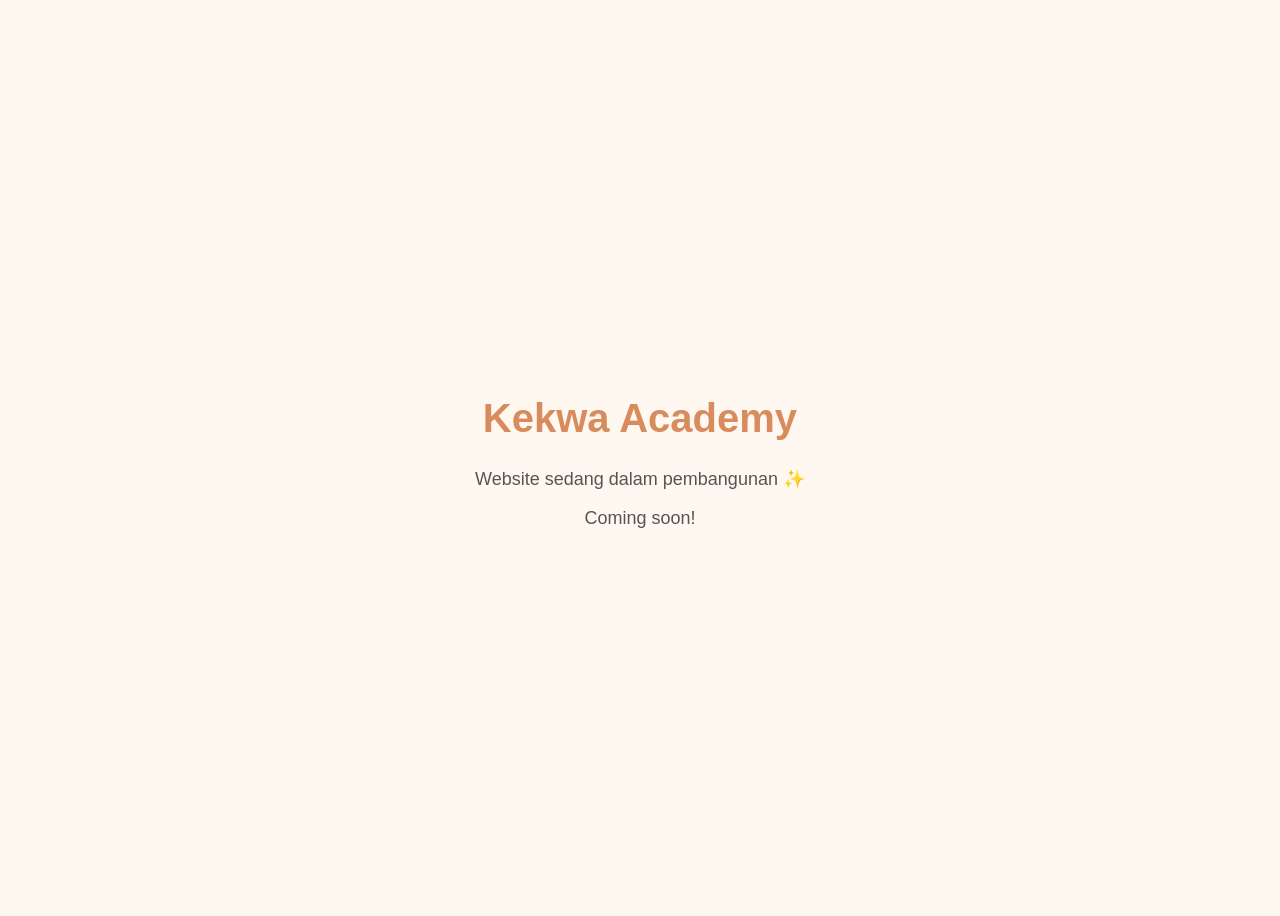
<file: index.html>
<!DOCTYPE html>
<html>
<head>
    <title>Kekwa Academy</title>
    <style>
        body {
            font-family: Arial, sans-serif;
            height: 100vh;
            display: flex;
            justify-content: center;
            align-items: center;
            text-align: center;
            background: #fff8f0;
        }

        h1 {
            font-size: 40px;
            color: #d88b5c;
        }

        p {
            font-size: 18px;
            color: #555;
        }
    </style>
</head>

<body>
    <div>
        <h1>Kekwa Academy</h1>
        <p>Website sedang dalam pembangunan ✨</p>
        <p>Coming soon!</p>
    </div>
</body>
</html>
</file>
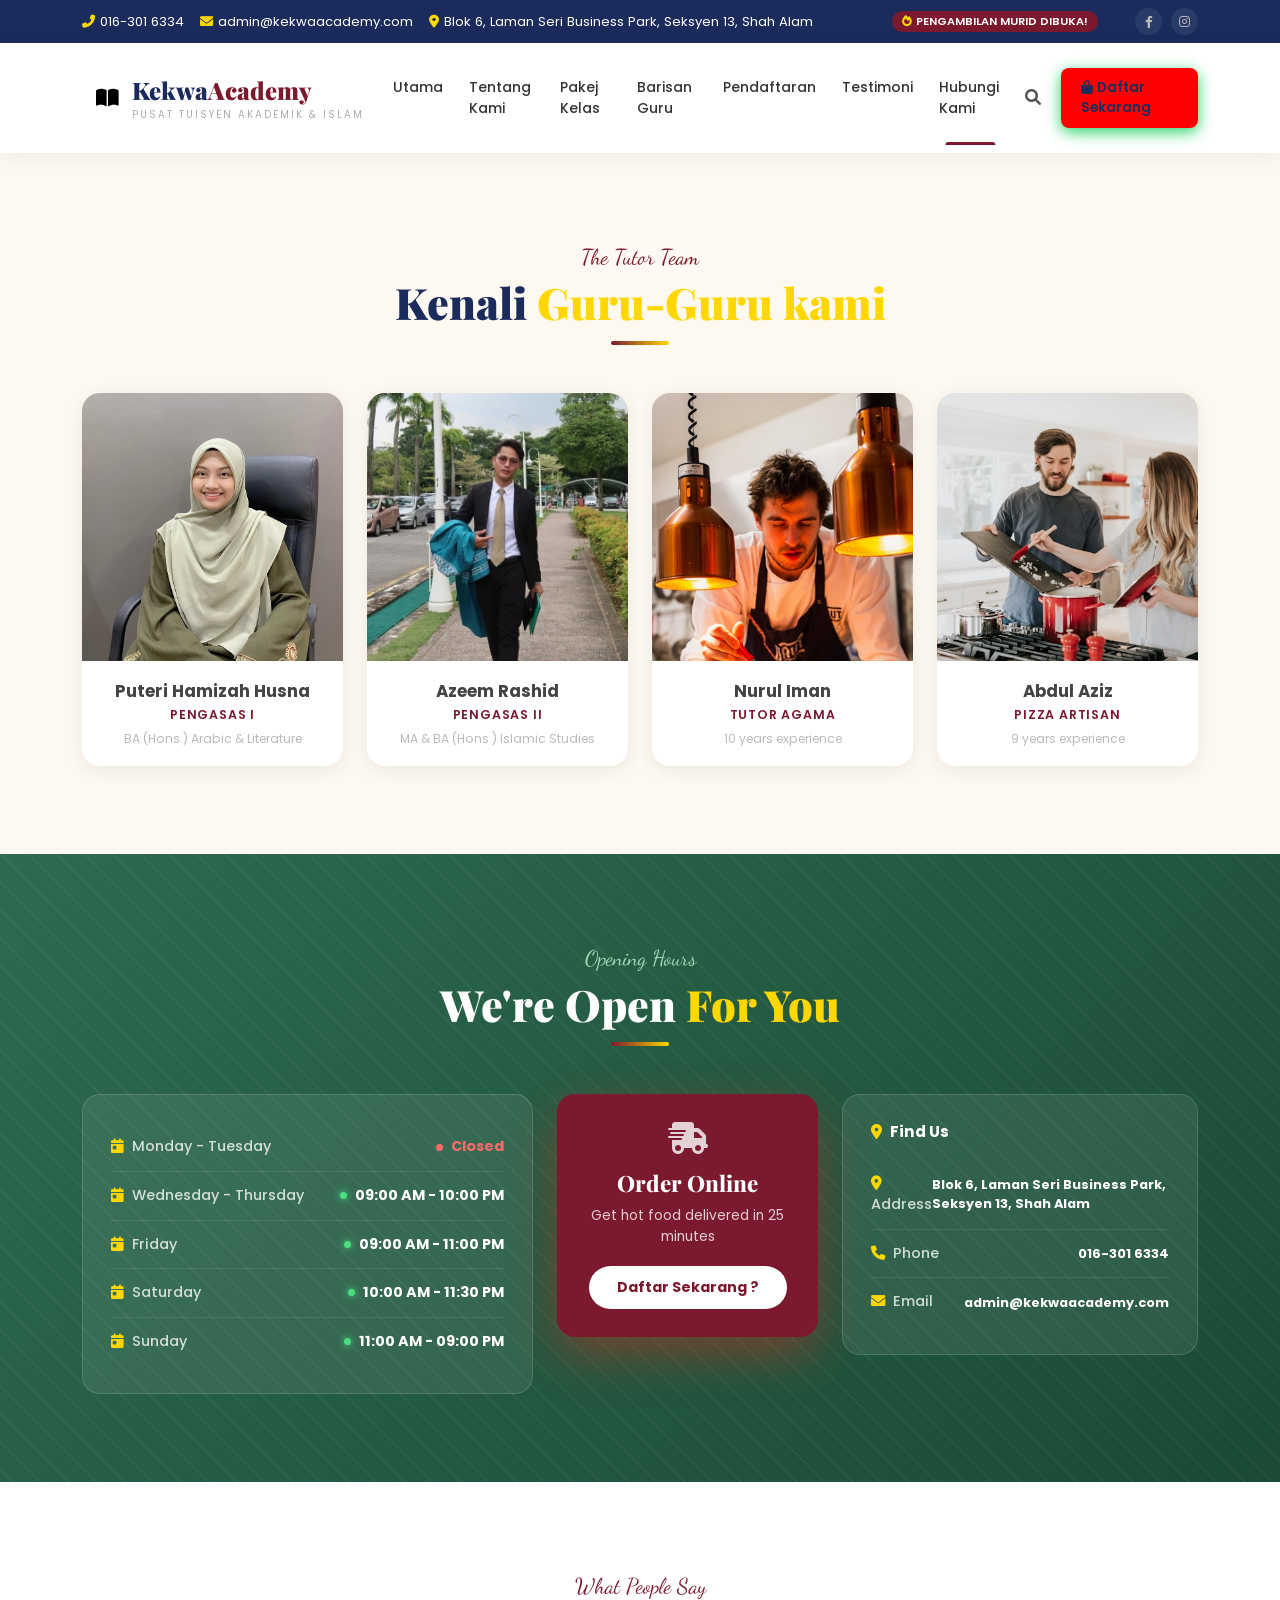
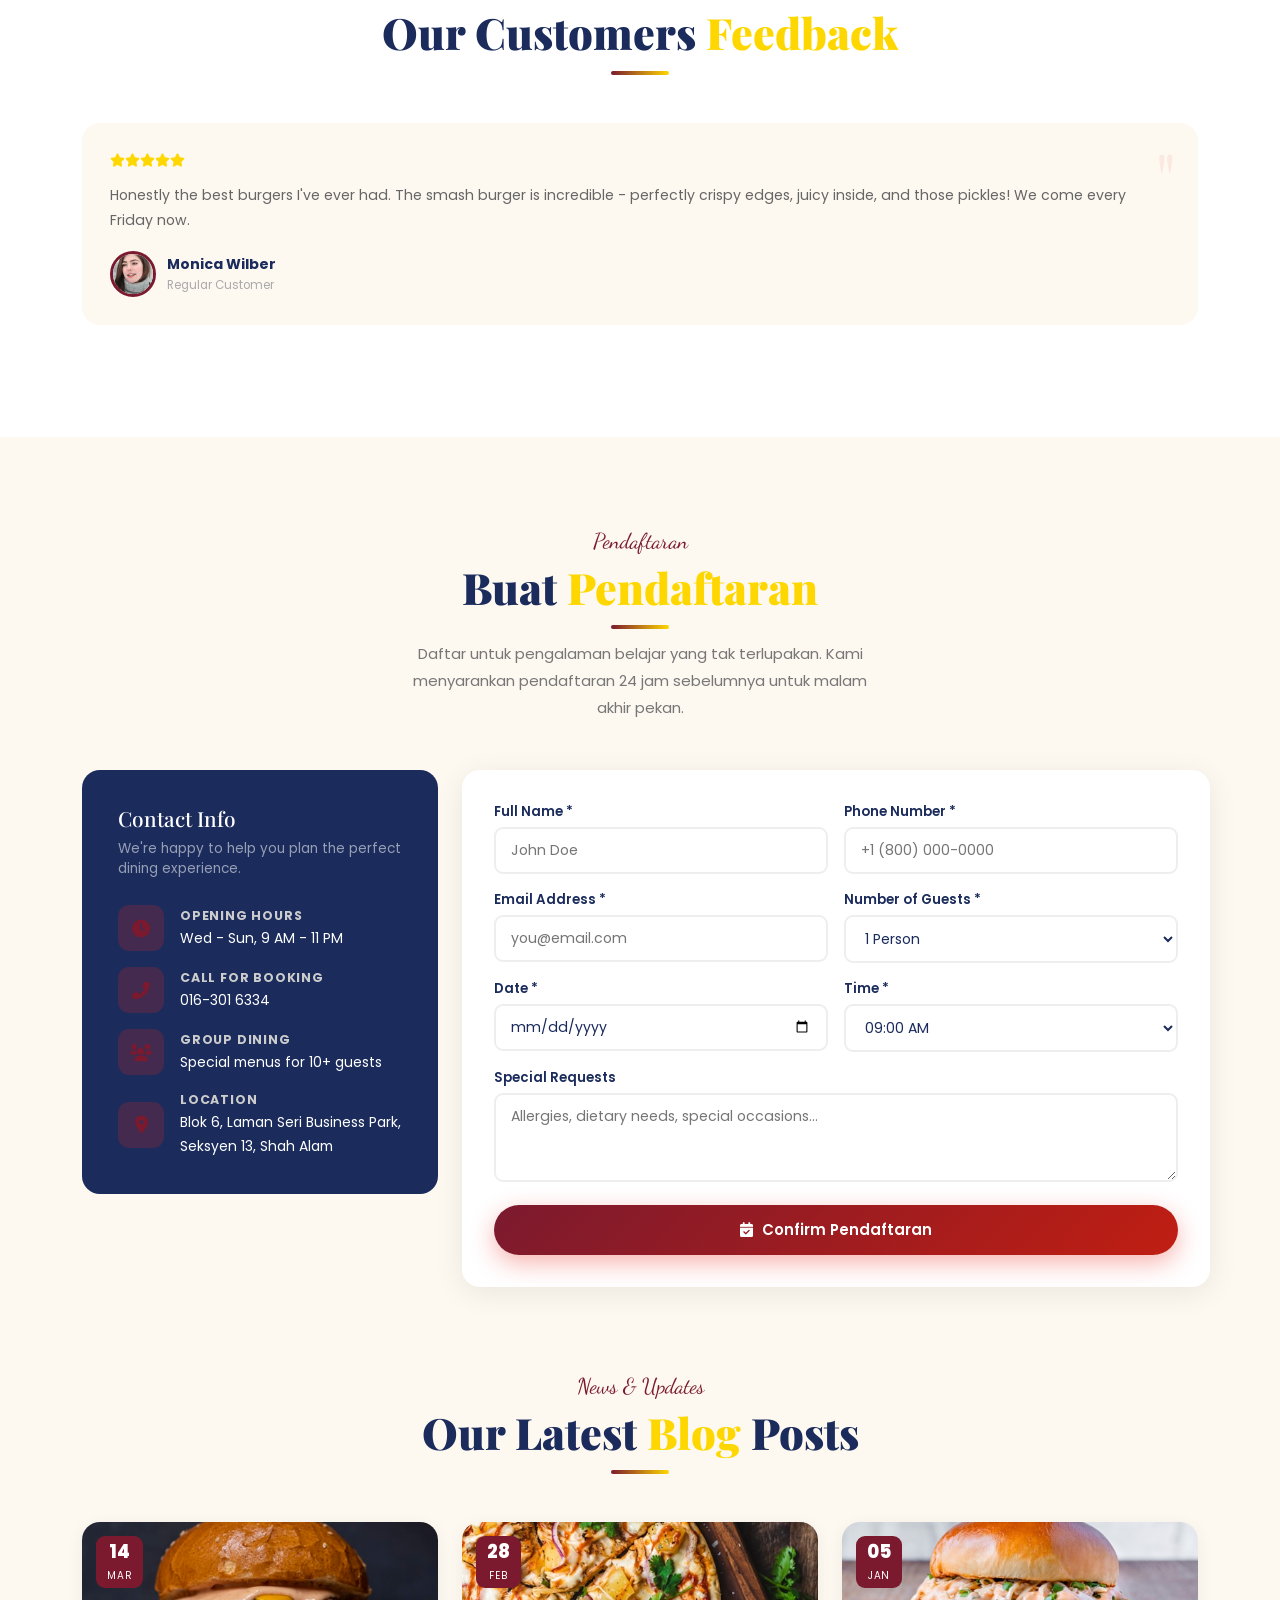
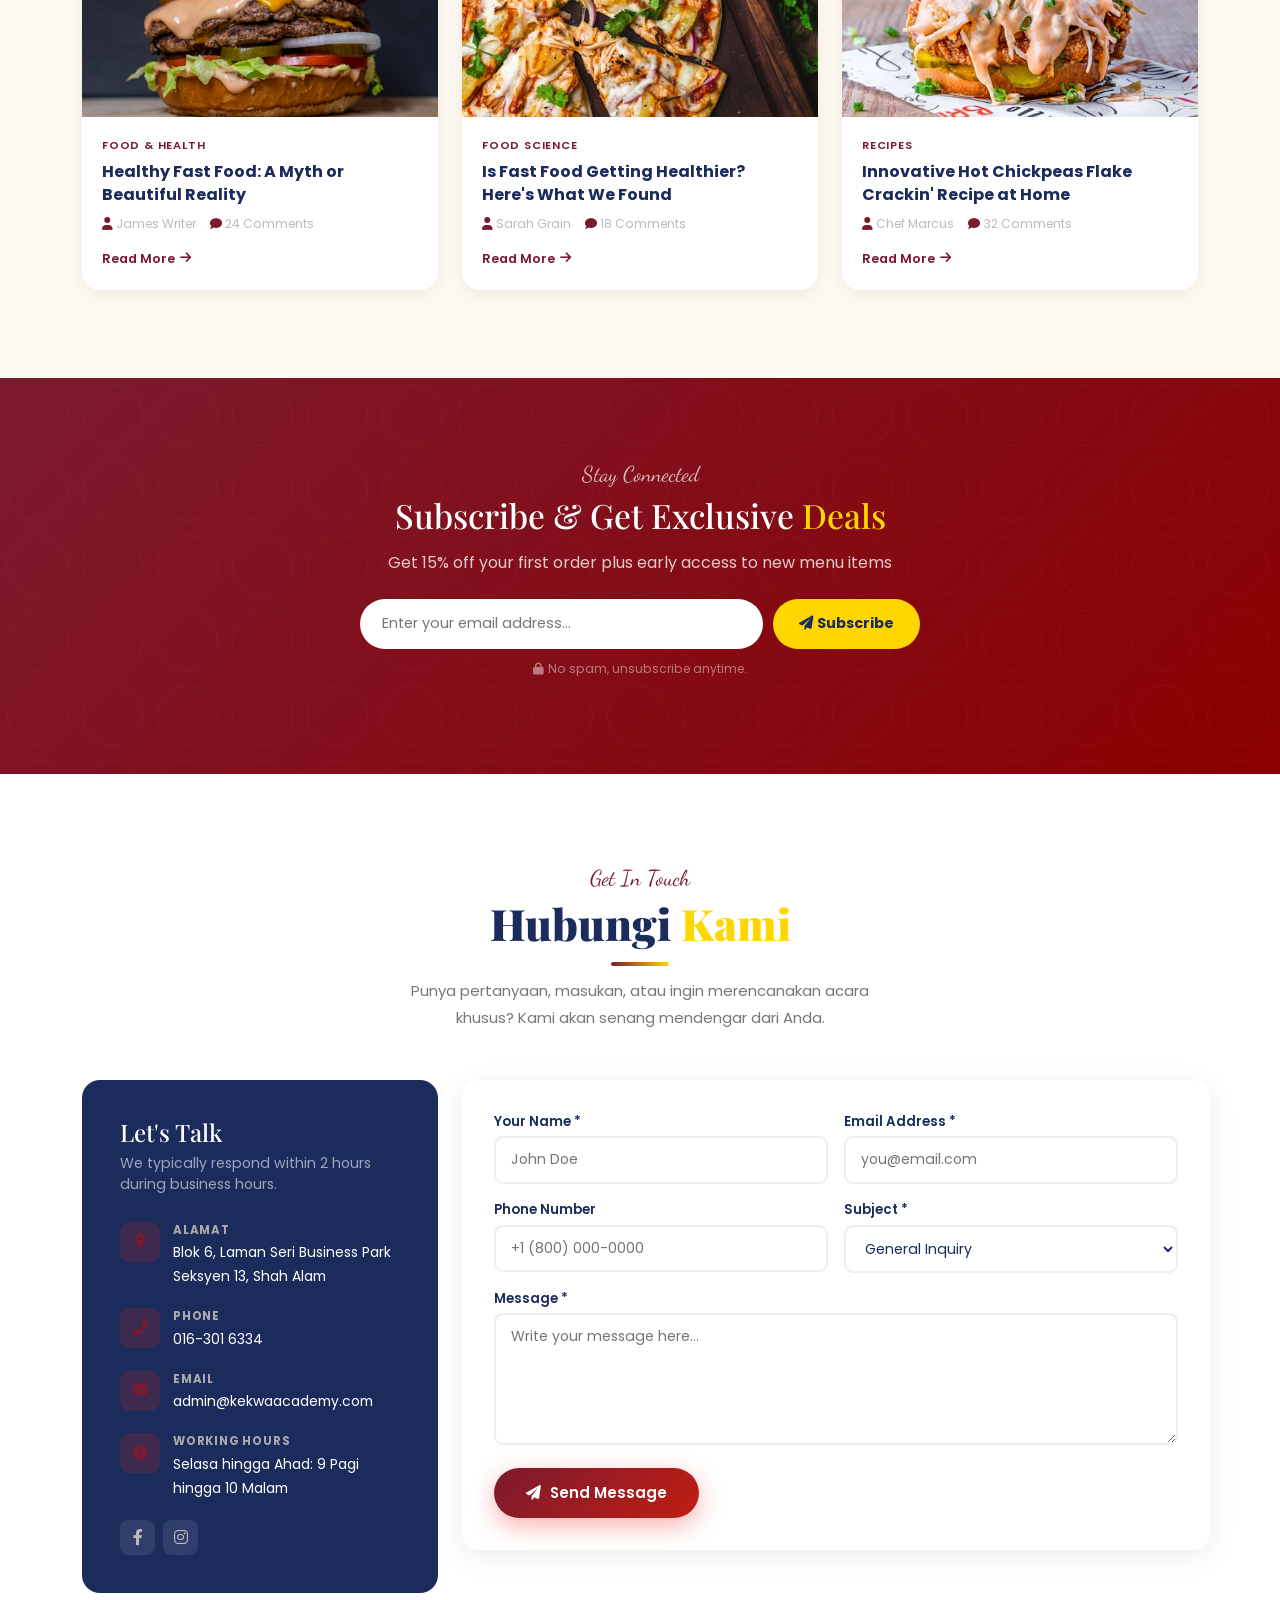
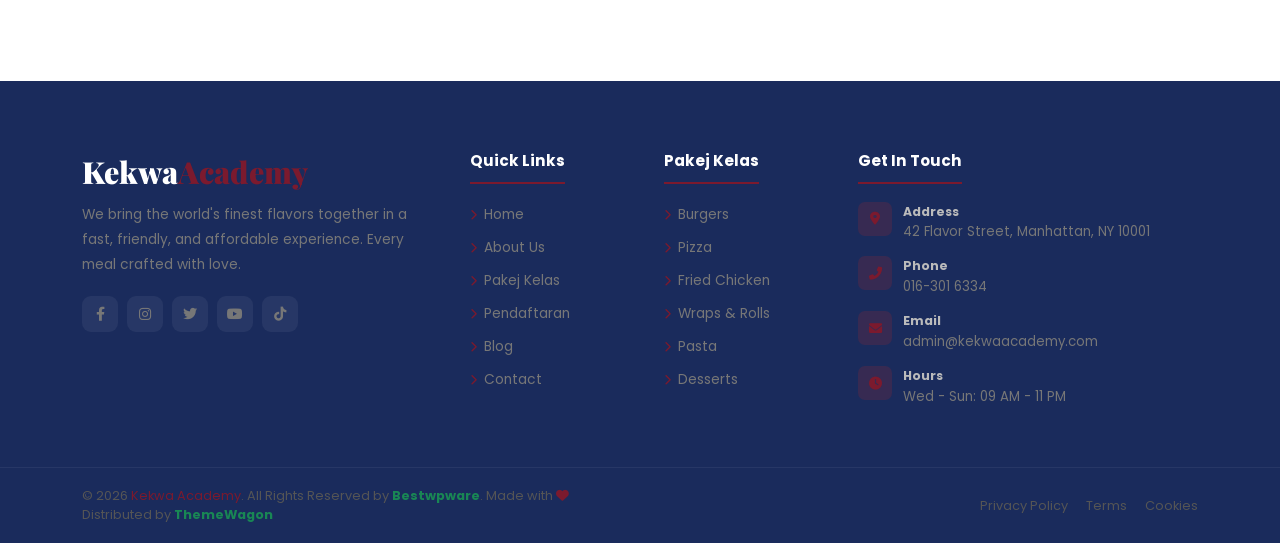
<file: tutor.html>
<!DOCTYPE html>
<html lang="en">
   <head>
      <meta charset="UTF-8">
      <meta http-equiv="X-UA-Compatible" content="IE=edge">
      <meta name="viewport" content="width=device-width, initial-scale=1">
      <meta name="author" content="Kekwa Academy">
      <meta name="description" content="Kekwa Academy - Pusat Tuisyen Akademik &  Islam">
      <title>Kekwa Academy - Tutor</title>
      <link href="https://fonts.googleapis.com/css2?family=Playfair+Display:wght@400;700;900&family=Poppins:wght@300;400;500;600;700&family=Dancing+Script:wght@700&display=swap" rel="stylesheet"/>
      <!-- Bootstrap 5.3 -->
      <link href="css/bootstrap.min.css" rel="stylesheet"/>
      <!-- AOS Animate on Scroll -->
      <link href="css/aos.css" rel="stylesheet"/>
      <!-- Swiper -->
      <link href="css/swiper-bundle.min.css" rel="stylesheet"/>
      <!-- all min css -->
      <link rel="stylesheet" href="css/all.min.css"/>
      <!-- magnific CSS -->
      <link rel="stylesheet" href="css/magnific-popup.css"/>
      <!-- Style CSS -->
      <link rel="stylesheet" href="css/style.css" />
   </head>
   <body>
      <!-- ============================================================
         TOP BAR
         ============================================================ -->
      <div id="topbar">
         <div class="container">
            <div class="d-flex justify-content-between align-items-center flex-wrap gap-2">
               <div class="top-contact d-flex flex-wrap">
                  <span><i class="fas fa-phone-alt"></i>016-301 6334</span>
                  <span><i class="fas fa-envelope"></i>admin@kekwaacademy.com</span>
                  <span><i class="fas fa-map-marker-alt"></i>Blok 6, Laman Seri Business Park, Seksyen 13, Shah Alam</span>
               </div>
               <div class="d-flex align-items-center gap-3">
                  <span class="ttag"><i class="fas fa-fire me-1"></i>Pengambilan Murid Dibuka!</span>
                  <div class="tsoc">
                     <a href="#"><i class="fab fa-facebook-f"></i></a>
                     <a href="#"><i class="fab fa-instagram"></i></a>
                  </div>
               </div>
            </div>
         </div>
      </div>
      <!-- ============================================================
         NAVBAR
         ============================================================ -->
      <nav class="navbar navbar-expand-lg" id="nav">
         <div class="container">
            <a class="navbar-brand" href="#">
               <div class="blogo">
                  <div class="bico"><i class="fas fa-book-open"></i></div>
                  <div>
                     <div class="bname">Kekwa<span>Academy</span></div>
                     <div class="bsub">Pusat Tuisyen Akademik & Islam</div>
                  </div>
               </div>
            </a>
            <button class="navbar-toggler border-0" type="button" data-bs-toggle="collapse" data-bs-target="#navmenu">
            <i class="fas fa-bars" style="color:var(--primary);font-size:1.35rem;"></i>
            </button>
            <div class="collapse navbar-collapse" id="navmenu">
               <ul class="navbar-nav mx-auto">
                  <li class="nav-item"><a class="nav-link active" href="index.html">Utama</a></li>
                  <li class="nav-item"><a class="nav-link" href="#about">Tentang Kami</a></li>
                  <li class="nav-item"><a class="nav-link" href="#menu">Pakej Kelas</a></li>
                  <li class="nav-item"><a class="nav-link" href="#chefs">Barisan Guru</a></li>
                  <li class="nav-item"><a class="nav-link" href="#Pendaftaran">Pendaftaran</a></li>
                  <li class="nav-item"><a class="nav-link" href="#testimonials">Testimoni</a></li>
                  <li class="nav-item"><a class="nav-link" href="#contact-section">Hubungi Kami</a></li>
               </ul>
               <div class="d-flex align-items-center gap-1">
                  <!-- FIX 1: Search button -->
                  <button id="navSearchBtn" title="Search"><i class="fas fa-search"></i></button>
                  <a href="#menu" class="nav-link nav-cta"><i class="fas fa-shopping-bag me-1"></i>Daftar Sekarang</a>
               </div>
            </div>
         </div>
      </nav>
      <!-- ============================================================
         FIX 1 � SEARCH OVERLAY POPUP
         ============================================================ -->
      <div id="searchOv">
         <button class="sovclose" id="searchClose"><i class="fas fa-times"></i></button>
         <div class="sovbox">
            <h4>What are you craving today?</h4>
            <div class="sovinput">
               <input type="text" id="searchInput" placeholder="Search burgers, pizza, chicken..." autocomplete="off"/>
               <button><i class="fas fa-search"></i></button>
            </div>
            <!-- Categories inside search box -->
            <div class="sovcats">
               <div class="sovcat active" data-cat="all">
                  <img src="img/menu/1.jpg" alt=""/>All Items
               </div>
               <div class="sovcat" data-cat="burgers">
                  <img src="img/menu/1.jpg" alt=""/>Burgers
               </div>
               <div class="sovcat" data-cat="pizza">
                  <img src="img/menu/2.jpg" alt=""/>Pizza
               </div>
               <div class="sovcat" data-cat="chicken">
                  <img src="img/menu/3.jpg" alt=""/>Chicken
               </div>
               <div class="sovcat" data-cat="wraps">
                  <img src="img/menu/4.jpg" alt=""/>Wraps
               </div>
               <div class="sovcat" data-cat="pasta">
                  <img src="img/menu/5.jpg" alt=""/>Pasta
               </div>
               <div class="sovcat" data-cat="desserts">
                  <img src="img/menu/6.jpg" alt=""/>Desserts
               </div>
            </div>
            <div class="sovtrend">
               <p><i class="fas fa-fire me-1" style="color:var(--secondary);"></i>Trending Searches</p>
               <span class="ttag">Smash Burger</span>
               <span class="ttag">Nashville Chicken</span>
               <span class="ttag">Truffle Pizza</span>
               <span class="ttag">Lava Cake</span>
               <span class="ttag">Loaded Fries</span>
               <span class="ttag">Mango Shake</span>
            </div>
         </div>
      </div>
 

      <!-- Guru-Guru Kami -->
      <section id="Guru-Guru Kami">
         <div class="container">
            <div class="text-center mb-5" data-aos="fade-up">
               <span class="slbl">The Tutor Team</span>
               <h2 class="stitle">Kenali <span>Guru-Guru kami</span></h2>
               <div class="sline"></div>
            </div>
            <div class="row g-4">
               <div class="col-sm-6 col-lg-3" data-aos="fade-up" data-aos-delay="0">
                  <div class="chcard">
                     <div class="chimg">
                        <img src="img\chefs\5.jpeg" alt=""/>
                        <div class="chsoc"><a href="#"><i class="fab fa-instagram"></i></a><a href="#"><i class="fab fa-facebook-f"></i></a><a href="#"><i class="fab fa-twitter"></i></a></div>
                     </div>
                     <div class="chbody">
                        <div class="chnm">Puteri Hamizah Husna</div>
                        <div class="chrole">Pengasas I</div>
                        <div class="chexp">BA (Hons.) Arabic & Literature</div>
                     </div>
                  </div>
               </div>
               <div class="col-sm-6 col-lg-3" data-aos="fade-up" data-aos-delay="80">
                  <div class="chcard">
                     <div class="chimg">
                        <img src="img\chefs\Azeem.jpeg" alt=""/>
                        <div class="chsoc"><a href="#"><i class="fab fa-instagram"></i></a><a href="#"><i class="fab fa-facebook-f"></i></a><a href="#"><i class="fab fa-twitter"></i></a></div>
                     </div>
                     <div class="chbody">
                        <div class="chnm">Azeem Rashid</div>
                        <div class="chrole">PENGASAS II</div>
                        <div class="chexp">MA & BA (Hons.) Islamic Studies</div>
                     </div>
                  </div>
               </div>
               <div class="col-sm-6 col-lg-3" data-aos="fade-up" data-aos-delay="160">
                  <div class="chcard">
                     <div class="chimg">
                        <img src="img/chefs/3.jpg" alt=""/>
                        <div class="chsoc"><a href="#"><i class="fab fa-instagram"></i></a><a href="#"><i class="fab fa-facebook-f"></i></a><a href="#"><i class="fab fa-twitter"></i></a></div>
                     </div>
                     <div class="chbody">
                        <div class="chnm">Nurul Iman</div>
                        <div class="chrole">TUTOR AGAMA</div>
                        <div class="chexp">10 years experience</div>
                     </div>
                  </div>
               </div>
               <div class="col-sm-6 col-lg-3" data-aos="fade-up" data-aos-delay="240">
                  <div class="chcard">
                     <div class="chimg">
                        <img src="img/chefs/4.jpg" alt=""/>
                        <div class="chsoc"><a href="#"><i class="fab fa-instagram"></i></a><a href="#"><i class="fab fa-facebook-f"></i></a><a href="#"><i class="fab fa-twitter"></i></a></div>
                     </div>
                     <div class="chbody">
                        <div class="chnm">Abdul Aziz</div>
                        <div class="chrole">Pizza Artisan</div>
                        <div class="chexp">9 years experience</div>
                     </div>
                  </div>
               </div>
            </div>
         </div>
      </section>
	  
	  
      <!-- HOURS -->
      <section id="hours">
         <div class="hrsbg"></div>
         <div class="container" style="position:relative;z-index:2;">
            <div class="text-center mb-5" data-aos="fade-up">
               <span class="slbl" style="color:#a5d6bc;">Opening Hours</span>
               <h2 class="stitle" style="color:#fff;">We're Open <span style="color:var(--secondary);">For You</span></h2>
               <div class="sline"></div>
            </div>
            <div class="row g-4 align-items-start">
               <div class="col-lg-5" data-aos="fade-right">
                  <div class="hrscard">
                     <div class="hrsrow">
                        <span class="hrsday"><i class="fas fa-calendar-day me-2" style="color:var(--secondary);"></i>Monday - Tuesday</span>
                        <div class="d-flex align-items-center gap-2">
                           <div class="hdot off"></div>
                           <span class="hrstime" style="color:#ff6b6b;">Closed</span>
                        </div>
                     </div>
                     <div class="hrsrow">
                        <span class="hrsday"><i class="fas fa-calendar-day me-2" style="color:var(--secondary);"></i>Wednesday - Thursday</span>
                        <div class="d-flex align-items-center gap-2">
                           <div class="hdot on"></div>
                           <span class="hrstime">09:00 AM - 10:00 PM</span>
                        </div>
                     </div>
                     <div class="hrsrow">
                        <span class="hrsday"><i class="fas fa-calendar-day me-2" style="color:var(--secondary);"></i>Friday</span>
                        <div class="d-flex align-items-center gap-2">
                           <div class="hdot on"></div>
                           <span class="hrstime">09:00 AM - 11:00 PM</span>
                        </div>
                     </div>
                     <div class="hrsrow">
                        <span class="hrsday"><i class="fas fa-calendar-day me-2" style="color:var(--secondary);"></i>Saturday</span>
                        <div class="d-flex align-items-center gap-2">
                           <div class="hdot on"></div>
                           <span class="hrstime">10:00 AM - 11:30 PM</span>
                        </div>
                     </div>
                     <div class="hrsrow">
                        <span class="hrsday"><i class="fas fa-calendar-day me-2" style="color:var(--secondary);"></i>Sunday</span>
                        <div class="d-flex align-items-center gap-2">
                           <div class="hdot on"></div>
                           <span class="hrstime">11:00 AM - 09:00 PM</span>
                        </div>
                     </div>
                  </div>
               </div>
               <div class="col-lg-3" data-aos="zoom-in">
                  <div class="hrscta">
                     <i class="fas fa-truck-fast fa-2x mb-3" style="color:rgba(255,255,255,.8);"></i>
                     <h4>Order Online</h4>
                     <p>Get hot food delivered in 25 minutes</p>
                     <a href="#menu" class="btnw">Daftar Sekarang ?</a>
                  </div>
               </div>
               <div class="col-lg-4" data-aos="fade-left">
                  <div class="hrscard">
                     <h5 style="color:#fff;margin-bottom:18px;font-family:'Poppins',sans-serif;font-size:.95rem;font-weight:700;"><i class="fas fa-map-marker-alt me-2" style="color:var(--secondary);"></i>Find Us</h5>
                     <div class="hrsrow"><span class="hrsday"><i class="fas fa-location-dot me-2" style="color:var(--secondary);"></i>Address</span><span class="hrstime" style="font-size:.8rem;">Blok 6, Laman Seri Business Park, Seksyen 13, Shah Alam</span></div>
                     <div class="hrsrow"><span class="hrsday"><i class="fas fa-phone me-2" style="color:var(--secondary);"></i>Phone</span><span class="hrstime" style="font-size:.8rem;">016-301 6334</span></div>
                     <div class="hrsrow"><span class="hrsday"><i class="fas fa-envelope me-2" style="color:var(--secondary);"></i>Email</span><span class="hrstime" style="font-size:.8rem;">admin@kekwaacademy.com</span></div>
                  </div>
               </div>
            </div>
         </div>
      </section>
	  
	  
      <!-- TESTIMONIALS -->
      <section id="testimonials">
         <div class="container">
            <div class="text-center mb-5" data-aos="fade-up">
               <span class="slbl">What People Say</span>
               <h2 class="stitle">Our Customers <span>Feedback</span></h2>
               <div class="sline"></div>
            </div>
            <div class="swiper tesSwiper" data-aos="fade-up">
               <div class="swiper-wrapper">
                  <div class="swiper-slide">
                     <div class="tescard">
                        <div class="tesq">"</div>
                        <div class="tess"><i class="fas fa-star"></i><i class="fas fa-star"></i><i class="fas fa-star"></i><i class="fas fa-star"></i><i class="fas fa-star"></i></div>
                        <p class="testxt">Honestly the best burgers I've ever had. The smash burger is incredible - perfectly crispy edges, juicy inside, and those pickles! We come every Friday now.</p>
                        <div class="tesauth">
                           <img src="img/testimonial/1.jpg" alt=""/>
                           <div>
                              <div class="tesnm">Monica Wilber</div>
                              <div class="tesrl">Regular Customer</div>
                           </div>
                        </div>
                     </div>
                  </div>
                  <div class="swiper-slide">
                     <div class="tescard">
                        <div class="tesq">"</div>
                        <div class="tess"><i class="fas fa-star"></i><i class="fas fa-star"></i><i class="fas fa-star"></i><i class="fas fa-star"></i><i class="fas fa-star"></i></div>
                        <p class="testxt">Ordered delivery and the food arrived hot and fresh in 22 minutes. Portions are generous. Sarab has become my go-to comfort food spot without question.</p>
                        <div class="tesauth">
                           <img src="img/testimonial/2.jpg" alt=""/>
                           <div>
                              <div class="tesnm">Cameron Fox</div>
                              <div class="tesrl">Food Blogger</div>
                           </div>
                        </div>
                     </div>
                  </div>
                  <div class="swiper-slide">
                     <div class="tescard">
                        <div class="tesq">"</div>
                        <div class="tess"><i class="fas fa-star"></i><i class="fas fa-star"></i><i class="fas fa-star"></i><i class="fas fa-star"></i><i class="fas fa-star"></i></div>
                        <p class="testxt">The truffle pasta blew my mind. I didn't expect that quality from a fast food place. Great ambiance, super friendly staff. Highly recommended!</p>
                        <div class="tesauth">
                           <img src="img/testimonial/3.jpg" alt=""/>
                           <div>
                              <div class="tesnm">Priya Sharma</div>
                              <div class="tesrl">Food Enthusiast</div>
                           </div>
                        </div>
                     </div>
                  </div>
                  <div class="swiper-slide">
                     <div class="tescard">
                        <div class="tesq">"</div>
                        <div class="tess"><i class="fas fa-star"></i><i class="fas fa-star"></i><i class="fas fa-star"></i><i class="fas fa-star"></i><i class="fas fa-star"></i></div>
                        <p class="testxt">Catered our office party of 50 people and everything was flawless. Fresh, delicious, on time and well presented. Nashville chicken was the absolute star!</p>
                        <div class="tesauth">
                           <img src="img/testimonial/4.jpg" alt=""/>
                           <div>
                              <div class="tesnm">David Park</div>
                              <div class="tesrl">Corporate Client</div>
                           </div>
                        </div>
                     </div>
                  </div>
               </div>
               <div class="swiper-pagination mt-4" style="position:static;"></div>
            </div>
         </div>
      </section>
	  
      <!-- Pendaftaran FORM -->
      <section id="Pendaftaran">
         <div class="container">
            <div class="text-center mb-5" data-aos="fade-up">
               <span class="slbl">Pendaftaran</span>
               <h2 class="stitle">Buat <span>Pendaftaran</span></h2>
               <div class="sline"></div>
               <p class="sdesc mx-auto" style="max-width:480px;">Daftar untuk pengalaman belajar yang tak terlupakan. Kami menyarankan pendaftaran 24 jam sebelumnya untuk malam akhir pekan.</p>
            </div>
            <div class="row g-4 align-items-start">
               <div class="col-lg-4" data-aos="fade-right">
                  <div style="background:var(--dark);border-radius:18px;padding:36px;">
                     <h4 style="color:#fff;font-size:1.3rem;margin-bottom:8px;">Contact Info</h4>
                     <p style="color:rgba(255,255,255,.55);font-size:.85rem;margin-bottom:26px;">We're happy to help you plan the perfect dining experience.</p>
                     <div class="d-flex flex-column gap-3">
                        <div class="d-flex align-items-center gap-3">
                           <div style="width:46px;height:46px;border-radius:11px;background:rgba(232,40,26,.2);display:flex;align-items:center;justify-content:center;color:var(--primary);font-size:1.1rem;flex-shrink:0;"><i class="fas fa-clock"></i></div>
                           <div><strong style="display:block;color:#ccc;font-size:.78rem;text-transform:uppercase;letter-spacing:.8px;">Opening Hours</strong><span style="color:#fff;font-size:.87rem;">Wed - Sun, 9 AM - 11 PM</span></div>
                        </div>
                        <div class="d-flex align-items-center gap-3">
                           <div style="width:46px;height:46px;border-radius:11px;background:rgba(232,40,26,.2);display:flex;align-items:center;justify-content:center;color:var(--primary);font-size:1.1rem;flex-shrink:0;"><i class="fas fa-phone-alt"></i></div>
                           <div><strong style="display:block;color:#ccc;font-size:.78rem;text-transform:uppercase;letter-spacing:.8px;">Call for Booking</strong><span style="color:#fff;font-size:.87rem;">016-301 6334</span></div>
                        </div>
                        <div class="d-flex align-items-center gap-3">
                           <div style="width:46px;height:46px;border-radius:11px;background:rgba(232,40,26,.2);display:flex;align-items:center;justify-content:center;color:var(--primary);font-size:1.1rem;flex-shrink:0;"><i class="fas fa-users"></i></div>
                           <div><strong style="display:block;color:#ccc;font-size:.78rem;text-transform:uppercase;letter-spacing:.8px;">Group Dining</strong><span style="color:#fff;font-size:.87rem;">Special menus for 10+ guests</span></div>
                        </div>
                        <div class="d-flex align-items-center gap-3">
                           <div style="width:46px;height:46px;border-radius:11px;background:rgba(232,40,26,.2);display:flex;align-items:center;justify-content:center;color:var(--primary);font-size:1.1rem;flex-shrink:0;"><i class="fas fa-map-marker-alt"></i></div>
                           <div><strong style="display:block;color:#ccc;font-size:.78rem;text-transform:uppercase;letter-spacing:.8px;">Location</strong><span style="color:#fff;font-size:.87rem;">Blok 6, Laman Seri Business Park, Seksyen 13, Shah Alam</span></div>
                        </div>
                     </div>
                  </div>
               </div>
               <div class="col-lg-8" data-aos="fade-left">
                  <div class="fcard">
                     <div class="row g-3">
                        <div class="col-sm-6"><label class="flbl">Full Name *</label><input type="text" class="fctrl" placeholder="John Doe"/></div>
                        <div class="col-sm-6"><label class="flbl">Phone Number *</label><input type="tel" class="fctrl" placeholder="+1 (800) 000-0000"/></div>
                        <div class="col-sm-6"><label class="flbl">Email Address *</label><input type="email" class="fctrl" placeholder="you@email.com"/></div>
                        <div class="col-sm-6">
                           <label class="flbl">Number of Guests *</label>
                           <select class="fctrl">
                              <option>1 Person</option>
                              <option>2 People</option>
                              <option>3 - 4 People</option>
                              <option>5 - 6 People</option>
                              <option>7 -10 People</option>
                              <option>10+ People</option>
                           </select>
                        </div>
                        <div class="col-sm-6"><label class="flbl">Date *</label><input type="date" class="fctrl"/></div>
                        <div class="col-sm-6">
                           <label class="flbl">Time *</label>
                           <select class="fctrl">
                              <option>09:00 AM</option>
                              <option>10:00 AM</option>
                              <option>11:00 AM</option>
                              <option>12:00 PM</option>
                              <option>01:00 PM</option>
                              <option>02:00 PM</option>
                              <option>06:00 PM</option>
                              <option>07:00 PM</option>
                              <option>08:00 PM</option>
                              <option>09:00 PM</option>
                              <option>10:00 PM</option>
                           </select>
                        </div>
                        <div class="col-12"><label class="flbl">Special Requests</label><textarea class="fctrl" rows="3" placeholder="Allergies, dietary needs, special occasions..."></textarea></div>
                        <div class="col-12"><button class="btn-red w-100 justify-content-center" id="resBtn"><i class="fas fa-calendar-check"></i>Confirm Pendaftaran</button></div>
                     </div>
                     <div class="sucmsg" id="resOk">
                        <i class="fas fa-check-circle"></i>
                        <p>Table reserved! We'll confirm via email shortly.</p>
                     </div>
                  </div>
               </div>
            </div>
         </div>
      </section>
	  
      <!-- BLOG -->
      <section id="blog">
         <div class="container">
            <div class="text-center mb-5" data-aos="fade-up">
               <span class="slbl">News &amp; Updates</span>
               <h2 class="stitle">Our Latest <span>Blog</span> Posts</h2>
               <div class="sline"></div>
            </div>
            <div class="row g-4">
               <div class="col-md-6 col-lg-4" data-aos="fade-up" data-aos-delay="0">
                  <div class="blcard">
                     <div class="blimg">
                        <img src="img/blog/1.jpg" alt=""/>
                        <div class="bldatebdg"><span class="bd">14</span><span class="bm">Mar</span></div>
                     </div>
                     <div class="blbody">
                        <div class="bltag">Food &amp; Health</div>
                        <div class="bltit"><a href="#">Healthy Fast Food: A Myth or Beautiful Reality</a></div>
                        <div class="blmeta"><span><i class="fas fa-user"></i>James Writer</span><span><i class="fas fa-comment"></i>24 Comments</span></div>
                        <a href="#" class="blmore">Read More <i class="fas fa-arrow-right"></i></a>
                     </div>
                  </div>
               </div>
               <div class="col-md-6 col-lg-4" data-aos="fade-up" data-aos-delay="80">
                  <div class="blcard">
                     <div class="blimg">
                        <img src="img/blog/2.jpg" alt=""/>
                        <div class="bldatebdg"><span class="bd">28</span><span class="bm">Feb</span></div>
                     </div>
                     <div class="blbody">
                        <div class="bltag">Food Science</div>
                        <div class="bltit"><a href="#">Is Fast Food Getting Healthier? Here's What We Found</a></div>
                        <div class="blmeta"><span><i class="fas fa-user"></i>Sarah Grain</span><span><i class="fas fa-comment"></i>18 Comments</span></div>
                        <a href="#" class="blmore">Read More <i class="fas fa-arrow-right"></i></a>
                     </div>
                  </div>
               </div>
               <div class="col-md-6 col-lg-4" data-aos="fade-up" data-aos-delay="160">
                  <div class="blcard">
                     <div class="blimg">
                        <img src="img/blog/3.jpg" alt=""/>
                        <div class="bldatebdg"><span class="bd">05</span><span class="bm">Jan</span></div>
                     </div>
                     <div class="blbody">
                        <div class="bltag">Recipes</div>
                        <div class="bltit"><a href="#">Innovative Hot Chickpeas Flake Crackin' Recipe at Home</a></div>
                        <div class="blmeta"><span><i class="fas fa-user"></i>Chef Marcus</span><span><i class="fas fa-comment"></i>32 Comments</span></div>
                        <a href="#" class="blmore">Read More <i class="fas fa-arrow-right"></i></a>
                     </div>
                  </div>
               </div>
            </div>
         </div>
      </section>
	  
      <!-- NEWSLETTER -->
      <section id="newsletter">
         <div class="nlbg"></div>
         <div class="container">
            <div class="nlw text-center" data-aos="zoom-in">
               <span class="slbl" style="color:rgba(255,255,255,.7);">Stay Connected</span>
               <h2 class="mb-3" style="color:#fff;">Subscribe &amp; Get Exclusive <span style="color:var(--secondary);">Deals</span></h2>
               <p class="mb-4" style="color:rgba(255,255,255,.78);">Get 15% off your first order plus early access to new menu items</p>
               <div class="nl-form-wrap">
                  <input class="nlinput" type="email" id="nlEmail" placeholder="Enter your email address..."/>
                  <button class="nlbtn" id="nlBtn"><i class="fas fa-paper-plane me-1"></i>Subscribe</button>
               </div>
               <p style="color:rgba(255,255,255,.45);font-size:.76rem;margin-top:11px;"><i class="fas fa-lock me-1"></i>No spam, unsubscribe anytime.</p>
            </div>
         </div>
      </section>
	  
      <!-- ============================================================
         FIX 6 � CONTACT FORM
         ============================================================ -->
      <section id="contact-section">
         <div class="container">
            <div class="text-center mb-5" data-aos="fade-up">
               <span class="slbl">Get In Touch</span>
               <h2 class="stitle">Hubungi <span>Kami</span></h2>
               <div class="sline"></div>
               <p class="sdesc mx-auto" style="max-width:480px;">Punya pertanyaan, masukan, atau ingin merencanakan acara khusus? Kami akan senang mendengar dari Anda.</p>
            </div>
            <div class="row g-4">
               <div class="col-lg-4" data-aos="fade-right">
                  <div class="ctdark">
                     <h4>Let's Talk</h4>
                     <p class="ctsub">We typically respond within 2 hours during business hours.</p>
                     <div class="ctitem">
                        <div class="cticon"><i class="fas fa-map-marker-alt"></i></div>
                        <div class="ctinfo"><strong>Alamat</strong><span>Blok 6, Laman Seri Business Park<br/>Seksyen 13, Shah Alam</span></div>
                     </div>
                     <div class="ctitem">
                        <div class="cticon"><i class="fas fa-phone-alt"></i></div>
                        <div class="ctinfo"><strong>Phone</strong><span>016-301 6334</span></div>
                     </div>
                     <div class="ctitem">
                        <div class="cticon"><i class="fas fa-envelope"></i></div>
                        <div class="ctinfo"><strong>Email</strong><span>admin@kekwaacademy.com</span></div>
                     </div>
                     <div class="ctitem">
                        <div class="cticon"><i class="fas fa-clock"></i></div>
                        <div class="ctinfo"><strong>Working Hours</strong><span>Selasa hingga Ahad: 9 Pagi hingga 10 Malam</span></div>
                     </div>
                     <div class="ctsocrow">
                        <a href="#"><i class="fab fa-facebook-f"></i></a>
                        <a href="#"><i class="fab fa-instagram"></i></a>
                     </div>
                  </div>
               </div>
               <div class="col-lg-8" data-aos="fade-left">
                  <div class="fcard">
                     <div class="row g-3">
                        <div class="col-sm-6"><label class="flbl">Your Name *</label><input type="text" class="fctrl" placeholder="John Doe"/></div>
                        <div class="col-sm-6"><label class="flbl">Email Address *</label><input type="email" class="fctrl" placeholder="you@email.com"/></div>
                        <div class="col-sm-6"><label class="flbl">Phone Number</label><input type="tel" class="fctrl" placeholder="+1 (800) 000-0000"/></div>
                        <div class="col-sm-6">
                           <label class="flbl">Subject *</label>
                           <select class="fctrl">
                              <option>General Inquiry</option>
                              <option>Catering &amp; Events</option>
                              <option>Feedback</option>
                              <option>Partnership</option>
                              <option>Media &amp; Press</option>
                           </select>
                        </div>
                        <div class="col-12"><label class="flbl">Message *</label><textarea class="fctrl" rows="5" placeholder="Write your message here..."></textarea></div>
                        <div class="col-12"><button class="btn-red" id="ctcBtn"><i class="fas fa-paper-plane"></i>Send Message</button></div>
                     </div>
                     <div class="sucmsg" id="ctcOk">
                        <i class="fas fa-check-circle"></i>
                        <p>Message sent! We'll reply within 2 hours.</p>
                     </div>
                  </div>
               </div>
            </div>
         </div>
      </section>
	  
      <!-- FOOTER -->
      <footer>
         <div class="container">
            <div class="row g-5">
               <div class="col-lg-4">
                  <div class="fnm">Kekwa<span>Academy</span></div>
                  <p class="fdesc">We bring the world's finest flavors together in a fast, friendly, and affordable experience. Every meal crafted with love.</p>
                  <div class="fsoc">
                     <a href="#"><i class="fab fa-facebook-f"></i></a>
                     <a href="#"><i class="fab fa-instagram"></i></a>
                     <a href="#"><i class="fab fa-twitter"></i></a>
                     <a href="#"><i class="fab fa-youtube"></i></a>
                     <a href="#"><i class="fab fa-tiktok"></i></a>
                  </div>
               </div>
               <div class="col-sm-6 col-lg-2">
                  <div class="ftit">Quick Links</div>
                  <ul class="flinks ps-0">
                     <li><a href="#hero"><i class="fas fa-chevron-right"></i>Home</a></li>
                     <li><a href="#about"><i class="fas fa-chevron-right"></i>About Us</a></li>
                     <li><a href="#menu"><i class="fas fa-chevron-right"></i>Pakej Kelas</a></li>
                     <li><a href="#Pendaftaran"><i class="fas fa-chevron-right"></i>Pendaftaran</a></li>
                     <li><a href="#blog"><i class="fas fa-chevron-right"></i>Blog</a></li>
                     <li><a href="#contact-section"><i class="fas fa-chevron-right"></i>Contact</a></li>
                  </ul>
               </div>
               <div class="col-sm-6 col-lg-2">
                  <div class="ftit">Pakej Kelas</div>
                  <ul class="flinks ps-0">
                     <li><a href="#menu"><i class="fas fa-chevron-right"></i>Burgers</a></li>
                     <li><a href="#menu"><i class="fas fa-chevron-right"></i>Pizza</a></li>
                     <li><a href="#menu"><i class="fas fa-chevron-right"></i>Fried Chicken</a></li>
                     <li><a href="#menu"><i class="fas fa-chevron-right"></i>Wraps &amp; Rolls</a></li>
                     <li><a href="#menu"><i class="fas fa-chevron-right"></i>Pasta</a></li>
                     <li><a href="#menu"><i class="fas fa-chevron-right"></i>Desserts</a></li>
                  </ul>
               </div>
               <div class="col-lg-4">
                  <div class="ftit">Get In Touch</div>
                  <div class="fci">
                     <div class="fciico"><i class="fas fa-map-marker-alt"></i></div>
                     <div class="fciinfo"><strong>Address</strong>42 Flavor Street, Manhattan, NY 10001</div>
                  </div>
                  <div class="fci">
                     <div class="fciico"><i class="fas fa-phone-alt"></i></div>
                     <div class="fciinfo"><strong>Phone</strong>016-301 6334</div>
                  </div>
                  <div class="fci">
                     <div class="fciico"><i class="fas fa-envelope"></i></div>
                     <div class="fciinfo"><strong>Email</strong>admin@kekwaacademy.com</div>
                  </div>
                  <div class="fci">
                     <div class="fciico"><i class="fas fa-clock"></i></div>
                     <div class="fciinfo"><strong>Hours</strong>Wed - Sun: 09 AM - 11 PM</div>
                  </div>
               </div>
            </div>
         </div>
         <div class="fbot">
            <div class="container">
               <div class="d-flex justify-content-between align-items-center flex-wrap gap-2">
                  <p>&copy 2026 <span>Kekwa Academy</span>. All Rights Reserved by <a target="_blank" class="mx-0 fw-bold text-success" href="https://bestwpware.com/">Bestwpware</a>. Made with <span><i class="fas fa-heart"></i></span>  <br>Distributed by <a target="_blank" class="mx-0 fw-bold text-success" href="https://themewagon.com">ThemeWagon</a></p>
                  <div><a href="#">Privacy Policy</a><a href="#">Terms</a><a href="#">Cookies</a></div>
               </div>
            </div>
         </div>
      </footer>
      <!-- Floating cart -->
      <!-- <div class="cartfl"><i class="fas fa-shopping-cart"></i><span>My Cart</span><div class="ccount" id="cartCount">0</div></div> -->
      <!-- Back to top -->
      <button id="btt" onclick="window.scrollTo({top:0,behavior:'smooth'})"><i class="fas fa-chevron-up"></i></button>
    
	<!-- jQuery -->
      <script src="js/jquery-3.7.1.min.js"></script>
      <!-- Bootstrap 5 -->
      <script src="js/bootstrap.bundle.min.js"></script>
      <!-- AOS -->
      <script src="js/aos.js"></script>
      <!-- Swiper -->
      <script src="js/swiper-bundle.min.js"></script>
      <!-- CounterUp -->
      <script src="js/jquery.magnific-popup.min.js"></script>
      <!-- Main js -->
      <script src="js/main.js"></script>
   </body>
</html>
</file>
<file: css/style.css>
:root {
  /* Brand Colors */
  --primary: #7B1A2E;      /* Merah Gelap */
  --secondary: #FFD700;    /* Emas */
  --dark: #1A2B5C;         /* Biru Navy */

  /* Background */
  --cream: #FDF8F0;
  --cream2: #FFF7E2;
  --light: #FDF8F0;

  /* Supporting */
  --green: #2D6A4F;

  /* Shadow */
  --shadow: 0 8px 40px rgba(26,43,92,.10);
  --shadow-lg: 0 20px 60px rgba(26,43,92,.18);
}
* {
  margin: 0;
  padding: 0;
  box-sizing: border-box;
}
html {
  scroll-behavior: smooth;
}
body {
  font-family: "Poppins", sans-serif;
  color: #444;
  background:#FDF8F0;
  overflow-x: hidden;
}
h1,
h2,
h3,
h4,
h5 {
  font-family: "Playfair Display", serif;
  color: var(--dark);
}
a {
  text-decoration: none;
  transition: all 0.3s;
}
img {
  max-width: 100%;
}
::-webkit-scrollbar {
  width: 5px;
}
::-webkit-scrollbar-thumb {
  background: var(--primary);
  border-radius: 10px;
}

/* ===================== TOP BAR ===================== */
#topbar {
  background: #1A2B5C;
  padding: 8px 0;
  font-size: 0.82rem;
}
#topbar span {
  color: white;
  margin-right: 16px;
}
#topbar span i {
  color: var(--secondary);
  margin-right: 5px;
}
#topbar .tsoc a {
  width: 27px;
  height: 27px;
  border-radius: 50%;
  background: rgba(255, 255, 255, 0.08);
  display: inline-flex;
  align-items: center;
  justify-content: center;
  color: #bbb;
  font-size: 0.75rem;
  margin-left: 5px;
  transition: 0.3s;
}
#topbar .tsoc a:hover {
  background: var(--primary);
  color: #fff;
}
.ttag {
  background: var(--primary);
  color: #fff;
  padding: 2px 10px;
  border-radius: 20px;
  font-size: 0.7rem;
  font-weight: 600;
  text-transform: uppercase;
}

/* ===================== NAVBAR ===================== */
#nav {
  background:#fff;
  position: sticky;
  top: 0;
  z-index: 990;
  box-shadow: 0 2px 20px rgba(0, 0, 0, 0.07);
  transition: 0.4s;
}
#nav.scrolled {
  box-shadow: 0 4px 30px rgba(0, 0, 0, 0.14);
}
.blogo {
    display: flex;
    align-items: center;
}
.bico {
    width: 50px;
    height: 50px;
    display: flex;
    align-items: center;
    justify-content: center;
}

.bico img {
    width: 50px;
    height: 50px;
    object-fit: contain;
    image-rendering: -webkit-optimize-contrast;
}
.bname {
  font-family: "Playfair Display", serif;
  font-size: 1.5rem;
  font-weight: 900;
  color:var(--dark);
}
.bname span {
  color:var(--primary);
}
.bsub {
  font-size: 0.62rem;
  text-transform: uppercase;
  letter-spacing: 2px;
  color: #aaa;
}
.navbar-nav .nav-link {
  font-size: 0.87rem;
  font-weight: 500;
  color:#333 !important;
  padding: 26px 13px !important;
  position: relative;
}
.navbar-nav .nav-link::after {
  content: "";
  position: absolute;
  bottom: 0;
  left: 50%;
  transform: translateX(-50%);
  width: 0;
  height: 3px;
  background: var(--primary);
  border-radius: 3px 3px 0 0;
  transition: 0.3s;
}
.navbar-nav .nav-link:hover::after,
.navbar-nav .nav-link.active::after {
  width: 55%;
}
.navbar-nav .nav-link:hover {
  color:var(--primary) !important;
}
/*Search btn in navbar */
#navSearchBtn {
  background: none;
  border: none;
  cursor: pointer;
  color: #555;
  font-size: 1rem;
  padding: 8px 10px;
  border-radius: 8px;
  transition: 0.3s;
}
#navSearchBtn:hover {
  background: rgba(232, 40, 26, 0.08);
  color: var(--primary);
}
.nav-cta {
  background:red;
  color:#1A2B5C !important;
  border-radius: 8px;
  padding: 10px 20px !important;
  font-size: 0.84rem !important;
  font-weight: 600 !important;
  box-shadow: 0 4px 15px #25D366;
  margin-left: 6px;
}
.nav-cta::after {
  display: none !important;
}
.nav-cta:hover {
  transform: translateY(-2px);
  box-shadow: 0 8px 22px grey;
  background:#e8c200;
}
.btn-whatsapp {
  background-color: #25D366;
  color: white !important;
  padding: 8px 14px;
  border-radius: 6px;
  font-weight: 500;
  transition: 0.2s ease;
}

.btn-whatsapp:hover {
  background-color: #1ebe5d;
  color: white !important;
}

/* ===================== SECTION COMMONS ===================== */
section {
  padding: 88px 0;
}
.slbl {
  font-family: "Dancing Script", cursive;
  font-size: 1.35rem;
  color: var(--primary);
  display: block;
  margin-bottom: 4px;
}
.stitle {
  font-size: clamp(1.9rem, 4vw, 2.7rem);
  font-weight: 900;
  line-height: 1.2;
  margin-bottom: 12px;
}
.stitle span {
  color:#FFD700;
}
.sline {
  width: 58px;
  height: 4px;
  border-radius: 4px;
  background: linear-gradient(90deg, var(--primary), var(--secondary));
  margin: 0 auto 12px;
}
.sline.lft {
  margin-left: 0;
}
.sdesc {
  color: #777;
  font-size: 0.93rem;
  line-height: 1.8;
}
.btn-red {
  background: linear-gradient(135deg, var(--primary), #c01e12);
  color: #fff;
  border: none;
  border-radius: 50px;
  padding: 14px 32px;
  font-weight: 600;
  font-size: 0.93rem;
  box-shadow: 0 8px 24px rgba(232, 40, 26, 0.35);
  transition: 0.3s;
  display: inline-flex;
  align-items: center;
  gap: 9px;
  cursor: pointer;
  font-family: "Poppins", sans-serif;
}
.btn-red:hover {
  transform: translateY(-3px);
  box-shadow: 0 14px 34px rgba(232, 40, 26, 0.45);
  color: #fff;
}

/* ===================== HERO ===================== */
#hero {
  background: var(--cream);
  min-height: 92vh;
  display: flex;
  align-items: center;
  position: relative;
  overflow: hidden;
}
.hbgtxt {
  position: absolute;
  top: 50%;
  left: 50%;
  transform: translate(-50%, -50%);
  font-size: 22vw;
  font-weight: 900;
  font-family: "Playfair Display", serif;
  color: rgba(0, 0, 0, 0.04);
  pointer-events: none;
  white-space: nowrap;
}
.hs {
  position: absolute;
  border-radius: 50%;
}
.hs1 {
  width: 480px;
  height: 480px;
  background: radial-gradient(circle, rgba(232, 40, 26, 0.07), transparent 70%);
  top: -90px;
  right: -80px;
  animation: fsh 8s ease-in-out infinite;
}
.hs2 {
  width: 280px;
  height: 280px;
  background: radial-gradient(
    circle,
    rgba(246, 166, 35, 0.09),
    transparent 70%
  );
  bottom: -50px;
  left: 8%;
  animation: fsh 10s ease-in-out infinite reverse;
}
@keyframes fsh {
  0%,
  100% {
    transform: translateY(0);
  }
  50% {
    transform: translateY(-28px);
  }
}
.hbadge {
  display: inline-flex;
  align-items: center;
  gap: 8px;
  background: #fff;
  border-radius: 30px;
  padding: 6px 16px 6px 6px;
  box-shadow: 0 4px 20px rgba(0, 0, 0, 0.1);
  margin-bottom: 22px;
}
.hbadge .hbi {
  width: 30px;
  height: 30px;
  border-radius: 50%;
  background: linear-gradient(135deg, var(--primary), var(--secondary));
  display: flex;
  align-items: center;
  justify-content: center;
  color: #fff;
  font-size: 0.78rem;
}
.hbadge span {
  font-size: 0.76rem;
  font-weight: 600;
  color: var(--dark);
}
.htitle {
  font-size: clamp(2.7rem, 6vw, 4.8rem);
  font-weight: 900;
  line-height: 1.1;
  margin-bottom: 18px;
}
.htitle .hl {
  color:#7B1A2E;
  position: relative;
  display: inline-block;
}
.htitle .hl::before {
  content: "";
  position: absolute;
  bottom: 2px;
  left: 0;
  right: 0;
  height: 7px;
  background: rgba(232, 40, 26, 0.14);
  border-radius: 4px;
  z-index: -1;
}
.hdesc {
  font-size: 1rem;
  color: #666;
  line-height: 1.8;
  max-width: 470px;
  margin-bottom: 30px;
}
/*Video play button */
.btn-play {
  display: inline-flex;
  align-items: center;
  gap: 12px;
  color: var(--dark);
  font-weight: 600;
  font-size: 0.9rem;
  padding: 10px 16px;
  transition: 0.3s;
  cursor: pointer;
}
.btn-play .pico {
  width: 48px;
  height: 48px;
  border-radius: 50%;
  background: #fff;
  display: flex;
  align-items: center;
  justify-content: center;
  box-shadow: 0 6px 20px rgba(0, 0, 0, 0.12);
  color: var(--primary);
  font-size: 0.95rem;
  transition: 0.3s;
  flex-shrink: 0;
}
.btn-play:hover .pico {
  background: var(--primary);
  color: #fff;
  transform: scale(1.1);
}
.btn-play:hover {
  color: var(--primary);
}
.hstats {
  display: flex;
  gap: 20px;
  flex-wrap: wrap;
  margin-top: 32px;
}
.hstat .snum {
  font-family: "Playfair Display", serif;
  font-size: 1.9rem;
  font-weight: 900;
  color: var(--dark);
  display: block;
  line-height: 1;
}
.hstat .snum em {
  color:var(--primary);
  font-style: normal;
}
.hstat small {
  font-size: 0.7rem;
  color: #aaa;
  text-transform: uppercase;
  letter-spacing: 1px;
}
.sdiv {
  width: 1px;
  background: #ddd;
  height: 38px;
  align-self: center;
}
.hcircle {
  width: 480px;
  height: 480px;
  border-radius: 50%;
  background: radial-gradient(circle at 40% 40%, #fff8f0, var(--dark));
  display: flex;
  align-items: center;
  justify-content: center;
  margin: 0 auto;
  position: relative;
  box-shadow: 0 28px 76px greenyellow;
}
.hcircle img {
  width: 90%;
  height: 90%;
  object-fit: cover;
  border-radius: 50%;
}
.fcard {
  position: absolute;
  background: #fff;
  border-radius: 11px;
  padding: 10px 15px;
  box-shadow: var(--shadow);
  display: flex;
  align-items: center;
  gap: 9px;
}
.fcard.fc1 {
  top: 55px;
  left: -15px;
  animation: fltc 4s ease-in-out infinite;
}
.fcard.fc2 {
  bottom: 75px;
  right: -25px;
  animation: fltc 4s ease-in-out infinite 1.5s;
}
.fcard.fc3 {
  top: 38%;
  right: -45px;
  animation: fltc 4s ease-in-out infinite 0.8s;
}
@keyframes fltc {
  0%,
  100% {
    transform: translateY(0);
  }
  50% {
    transform: translateY(-9px);
  }
}
.fcoi {
  width: 34px;
  height: 34px;
  border-radius: 8px;
  display: flex;
  align-items: center;
  justify-content: center;
  font-size: 0.95rem;
}
.fcoi.r {
  background: rgba(232, 40, 26, 0.11);
  color: var(--primary);
}
.fcoi.y {
  background: rgba(246, 166, 35, 0.14);
  color: var(--secondary);
}
.fcoi.g {
  background: rgba(45, 106, 79, 0.11);
  color: var(--green);
}
.fcnum {
  font-weight: 700;
  font-size: 0.92rem;
  color: var(--dark);
  display: block;
  line-height: 1;
}
.fcsm {
  font-size: 0.66rem;
  color: #999;
}

/* ===================== MARQUEE ===================== */
.mqsec {
  background: var(--primary);
  padding: 13px 0;
  overflow: hidden;
}
.mqtrack {
  display: flex;
  gap: 38px;
  white-space: nowrap;
  animation: mqrun 22s linear infinite;
}
.mqitem {
  display: inline-flex;
  align-items: center;
  gap: 10px;
  color: #fff;
  font-size: 0.86rem;
  font-weight: 500;
}
.mqitem i {
  color: rgba(255, 255, 255, 0.55);
  font-size: 0.55rem;
}
@keyframes mqrun {
  from {
    transform: translateX(0);
  }
  to {
    transform: translateX(-50%);
  }
}

/* ===================== CATEGORY ===================== */
#category {
  background: var(--cream);
}
.catcard {
  background: #fff;
  border-radius: 15px;
  padding: 22px 14px;
  text-align: center;
  cursor: pointer;
  transition: 0.4s;
  box-shadow: 0 4px 18px rgba(0, 0, 0, 0.06);
  border: 2px solid transparent;
}
.catcard:hover,
.catcard.active {
  transform: translateY(-7px);
  box-shadow: 0 14px 38px rgba(232, 40, 26, 0.14);
  border-color: var(--primary);
}
.catimg {
  width: 86px;
  height: 86px;
  border-radius: 50%;
  object-fit: cover;
  margin: 0 auto 12px;
  display: block;
  transition: 0.4s;
}
.catcard:hover .catimg {
  transform: scale(1.1) rotate(-4deg);
}
.catnm {
  font-size: 0.86rem;
  font-weight: 600;
  color: var(--dark);
  margin-bottom: 3px;
}
.catct {
  font-size: 0.73rem;
  color: #bbb;
}

/* ===================== ABOUT ===================== */
#about {
  background: #fff;
}
.astack {
  position: relative;
}
.amain {
  border-radius: 18px;
  overflow: hidden;
  box-shadow: var(--shadow-lg);
}
.amain img {
  width: 100%;
  height: 440px;
  object-fit: cover;
  display: block;
}
.asm {
  position: absolute;
  bottom: -26px;
  right: -26px;
  width: 170px;
  height: 170px;
  border-radius: 14px;
  overflow: hidden;
  border: 5px solid #fff;
  box-shadow: var(--shadow);
}
.asm img {
  width: 100%;
  height: 100%;
  object-fit: cover;
}
.aexp {
  position: absolute;
  top: 28px;
  left: -16px;
  background: var(--primary);
  color: #fff;
  border-radius: 14px;
  padding: 18px 22px;
  text-align: center;
  box-shadow: 0 10px 28px rgba(232, 40, 26, 0.4);
}
.aexp .anum {
  font-family: "Playfair Display", serif;
  font-size: 2.3rem;
  font-weight: 900;
  line-height: 1;
  display: block;
}
.aexp small {
  font-size: 0.7rem;
  opacity: 0.9;
}
.fti {
  display: flex;
  align-items: flex-start;
  gap: 13px;
  margin-bottom: 18px;
}
.ftico {
  width: 46px;
  height: 46px;
  border-radius: 11px;
  flex-shrink: 0;
  display: flex;
  align-items: center;
  justify-content: center;
  font-size: 1.15rem;
  transition: 0.3s;
}
.ftico.r {
  background: rgba(232, 40, 26, 0.1);
  color: var(--primary);
}
.ftico.y {
  background: rgba(246, 166, 35, 0.11);
  color: var(--secondary);
}
.ftico.g {
  background: rgba(45, 106, 79, 0.1);
  color: var(--green);
}
.fti:hover .ftico {
  transform: scale(1.1);
}
.fti h6 {
  font-size: 0.9rem;
  font-weight: 700;
  color: var(--dark);
  margin-bottom: 2px;
  font-family: "Poppins", sans-serif;
}
.fti p {
  font-size: 0.8rem;
  color: #888;
  margin: 0;
  line-height: 1.6;
}

/* ===================== MENU ===================== */
#menu {
  background: var(--light);
}
/* FIX 3 â€” Filter buttons */
.filtbtn {
  border: 2px solid #e5e5e5;
  background: #fff;
  border-radius: 50px;
  padding: 8px 20px;
  font-size: 0.84rem;
  font-weight: 600;
  color: #666;
  cursor: pointer;
  transition: 0.3s;
  margin: 3px;
  font-family: "Poppins", sans-serif;
}
.filtbtn.active,
.filtbtn:hover {
  background: var(--primary);
  border-color: var(--primary);
  color: #fff;
  box-shadow: 0 5px 18px rgba(232, 40, 26, 0.24);
}
.mwrap {
  transition: 0.35s;
}
.mwrap.gone {
  display: none !important;
}
.mcard {
  background: #fff;
  border-radius: 18px;
  overflow: hidden;
  transition: 0.4s;
  box-shadow: 0 4px 22px rgba(0, 0, 0, 0.07);
  cursor: pointer;
}
.mcard:hover {
  transform: translateY(-9px);
  box-shadow: 0 18px 48px rgba(0, 0, 0, 0.13);
}
.mimg {
  position: relative;
  overflow: hidden;
  height: 215px;
  background: var(--cream2);
}
.mimg img {
  width: 100%;
  height: 100%;
  object-fit: cover;
  transition: 0.5s;
}
.mcard:hover .mimg img {
  transform: scale(1.09);
}
.mbdg {
  position: absolute;
  top: 13px;
  left: 13px;
  background: var(--primary);
  color: #fff;
  border-radius: 7px;
  padding: 3px 11px;
  font-size: 0.7rem;
  font-weight: 700;
}
.mbdg.new {
  background: var(--green);
}
.mbdg.hot {
  background: var(--secondary);
  color: var(--dark);
}
/* FIX 4 â€” Heart & Plus buttons stop propagation */
.mhrt {
  position: absolute;
  top: 13px;
  right: 13px;
  width: 33px;
  height: 33px;
  border-radius: 50%;
  background: #fff;
  display: flex;
  align-items: center;
  justify-content: center;
  color: #ccc;
  cursor: pointer;
  transition: 0.3s;
  box-shadow: 0 2px 9px rgba(0, 0, 0, 0.1);
}
.mhrt:hover {
  color: var(--primary);
  transform: scale(1.18);
}
.mbody {
  padding: 18px;
}
.mcat {
  font-size: 0.7rem;
  font-weight: 600;
  color: var(--secondary);
  text-transform: uppercase;
  letter-spacing: 1px;
  margin-bottom: 5px;
}
.mtit {
  font-size: 1.05rem;
  font-weight: 700;
  margin-bottom: 5px;
  font-family: "Playfair Display", serif;
}
.mdesc {
  font-size: 0.78rem;
  color: #aaa;
  margin-bottom: 13px;
  line-height: 1.5;
}
.mfoot {
  display: flex;
  align-items: center;
  justify-content: space-between;
}
.mprice {
  font-size: 1.25rem;
  font-weight: 800;
  color: var(--primary);
  font-family: "Playfair Display", serif;
}
.mprice small {
  font-size: 0.72rem;
  font-weight: 400;
  color: #ccc;
  text-decoration: line-through;
  margin-left: 5px;
}
.mstars {
  font-size: 0.73rem;
  color: var(--secondary);
}
/* FIX 4 â€” Plus button opens detail popup */
.madd {
  width: 36px;
  height: 36px;
  border-radius: 50%;
  background: linear-gradient(135deg, var(--primary), #c01e12);
  border: none;
  color: #fff;
  font-size: 1rem;
  display: flex;
  align-items: center;
  justify-content: center;
  cursor: pointer;
  transition: 0.3s;
  box-shadow: 0 4px 11px rgba(232, 40, 26, 0.28);
}
.madd:hover {
  transform: scale(1.15) rotate(90deg);
}

/* ===================== SPECIAL OFFER ===================== */
#special {
  background: linear-gradient(135deg, #1a0000 0%, #2d0000 100%);
  position: relative;
  overflow: hidden;
}
.spbg {
  position: absolute;
  inset: 0;
  pointer-events: none;
  opacity: 0.03;
  background: repeating-linear-gradient(
    45deg,
    #fff 0,
    #fff 1px,
    transparent 0,
    transparent 50%
  );
  background-size: 40px 40px;
}
.sptag {
  display: inline-block;
  background: var(--secondary);
  color: var(--dark);
  border-radius: 6px;
  padding: 4px 15px;
  font-size: 0.76rem;
  font-weight: 700;
  text-transform: uppercase;
  letter-spacing: 2px;
  margin-bottom: 14px;
}
.sptitle {
  font-size: clamp(2.3rem, 5vw, 3.8rem);
  font-weight: 900;
  color: #fff;
  line-height: 1.1;
}
.sptitle span {
  color: var(--secondary);
}
.spdesc {
  color: rgba(255, 255, 255, 0.62);
  margin: 18px 0;
  font-size: 0.93rem;
  line-height: 1.8;
}
.cdwrap {
  display: flex;
  gap: 14px;
  margin: 26px 0;
}
.cditem {
  text-align: center;
  background: rgba(255, 255, 255, 0.07);
  border: 1px solid rgba(255, 255, 255, 0.11);
  border-radius: 11px;
  padding: 13px 18px;
  min-width: 72px;
}
.cdnum {
  font-family: "Playfair Display", serif;
  font-size: 2.1rem;
  font-weight: 900;
  color: #fff;
  display: block;
  line-height: 1;
}
.cdlbl {
  font-size: 0.63rem;
  text-transform: uppercase;
  letter-spacing: 1px;
  color: rgba(255, 255, 255, 0.48);
  margin-top: 3px;
  display: block;
}
.spimgw {
  position: relative;
  text-align: center;
}
.spglow {
  position: absolute;
  top: 50%;
  left: 50%;
  transform: translate(-50%, -50%);
  width: 360px;
  height: 360px;
  border-radius: 50%;
  background: radial-gradient(
    circle,
    rgba(246, 166, 35, 0.24),
    transparent 70%
  );
}
.spimgw img {
  position: relative;
  z-index: 2;
  width: 100%;
  max-width: 440px;
  filter: drop-shadow(0 28px 56px rgba(246, 166, 35, 0.28));
  animation: fltimg 5s ease-in-out infinite;
}
@keyframes fltimg {
  0%,
  100% {
    transform: translateY(0);
  }
  50% {
    transform: translateY(-17px);
  }
}
.sppbdg {
  position: absolute;
  top: 18px;
  left: 18px;
  z-index: 3;
  background: var(--primary);
  color: #fff;
  width: 86px;
  height: 86px;
  border-radius: 50%;
  display: flex;
  flex-direction: column;
  align-items: center;
  justify-content: center;
  text-align: center;
  box-shadow: 0 8px 24px rgba(232, 40, 26, 0.5);
  animation: plsbdg 2.5s ease-in-out infinite;
}
@keyframes plsbdg {
  0%,
  100% {
    transform: scale(1);
  }
  50% {
    transform: scale(1.06);
    box-shadow: 0 12px 34px rgba(232, 40, 26, 0.7);
  }
}
.sppbdg .old {
  font-size: 0.68rem;
  text-decoration: line-through;
  opacity: 0.7;
}
.sppbdg .np {
  font-size: 1.25rem;
  font-weight: 900;
}

/* ===================== GALLERY ===================== */
#gallery {
  background: var(--light);
}
.ggrid {
  display: grid;
  grid-template-columns: repeat(3, 1fr);
  grid-template-rows: repeat(2, 215px);
  gap: 13px;
}
.gitem {
  border-radius: 14px;
  overflow: hidden;
  position: relative;
  cursor: pointer;
}
.gitem:first-child {
  grid-row: span 2;
}
.gitem img {
  width: 100%;
  height: 100%;
  object-fit: cover;
  transition: 0.5s;
}
.gitem:hover img {
  transform: scale(1.08);
}
.gover {
  position: absolute;
  inset: 0;
  background: linear-gradient(to top, rgba(0, 0, 0, 0.76), transparent 60%);
  opacity: 0;
  transition: 0.4s;
  display: flex;
  align-items: flex-end;
  padding: 18px;
}
.gitem:hover .gover {
  opacity: 1;
}
.gover span {
  color: #fff;
  font-weight: 600;
  font-size: 0.88rem;
}
.gover i {
  color: var(--secondary);
  margin-right: 5px;
}

/* ===================== HISTORY â€” FIX 8 ===================== */
#history {
  background: var(--cream);
}
.timeline {
  position: relative;
  padding: 18px 0;
}
.timeline::before {
  content: "";
  position: absolute;
  left: 50%;
  transform: translateX(-50%);
  width: 2px;
  background: linear-gradient(to bottom, var(--primary), var(--secondary));
  top: 0;
  bottom: 0;
}
/* Grid: left-col | dot-col | right-col */
.tli {
  display: grid;
  grid-template-columns: 1fr 36px 1fr;
  margin-bottom: 50px;
  align-items: start;
}
.tl-left {
  padding-right: 32px;
  text-align: right;
}
.tl-center {
  display: flex;
  justify-content: center;
  padding-top: 5px;
}
.tl-right {
  padding-left: 32px;
  text-align: left;
}
/* ODD â†’ show LEFT text, hide RIGHT */
.tli:nth-child(odd) .tl-right {
  visibility: hidden;
}
/* EVEN â†’ hide LEFT, show RIGHT */
.tli:nth-child(even) .tl-left {
  visibility: hidden;
}
.tldot {
  width: 18px;
  height: 18px;
  border-radius: 50%;
  background: var(--primary);
  border: 4px solid #fff;
  box-shadow: 0 0 0 3px rgba(232, 40, 26, 0.3);
  flex-shrink: 0;
}
.tlyear {
  font-family: "Dancing Script", cursive;
  color: var(--primary);
  font-size: 1.15rem;
  margin-bottom: 3px;
}
.tl-left h5,
.tl-right h5 {
  font-size: 1.05rem;
  font-weight: 700;
  margin-bottom: 7px;
  font-family: "Playfair Display", serif;
  color: var(--dark);
}
.tl-left p,
.tl-right p {
  font-size: 0.83rem;
  color: #888;
  line-height: 1.7;
  margin: 0;
}
@media (max-width: 767px) {
  .timeline::before {
    left: 16px;
  }
  .tli {
    grid-template-columns: 32px 1fr;
    gap: 0;
  }
  .tl-left {
    display: none;
  }
  .tl-right {
    display: block !important;
    visibility: visible !important;
    padding-left: 18px;
    text-align: left;
  }
  .tl-center {
    padding-top: 5px;
  }
  .tli:nth-child(even) .tl-left {
    display: none;
  }
  .tli:nth-child(odd) .tl-right {
    visibility: visible !important;
  }
}

/* ===================== CHEFS ===================== */
#chefs {
  background: #fff;
}
.chcard {
  border-radius: 18px;
  overflow: hidden;
  background: #fff;
  transition: 0.4s;
  box-shadow: 0 4px 18px rgba(0, 0, 0, 0.07);
}
.chcard:hover {
  transform: translateY(-9px);
  box-shadow: var(--shadow-lg);
}
.chimg {
  position: relative;
  overflow: hidden;
  height: 268px;
  background: var(--cream2);
}
.chimg img {
  width: 100%;
  height: 100%;
  object-fit: cover;
  object-position: top;
  transition: 0.5s;
}
.chcard:hover .chimg img {
  transform: scale(1.05);
}
.chsoc {
  position: absolute;
  bottom: -50px;
  left: 0;
  right: 0;
  display: flex;
  justify-content: center;
  gap: 7px;
  transition: 0.4s;
  padding: 10px 0;
  background: linear-gradient(to top, rgba(0, 0, 0, 0.7), transparent);
}
.chcard:hover .chsoc {
  bottom: 0;
}
.chsoc a {
  width: 33px;
  height: 33px;
  border-radius: 50%;
  background: rgba(255, 255, 255, 0.2);
  display: flex;
  align-items: center;
  justify-content: center;
  color: #fff;
  font-size: 0.78rem;
  transition: 0.3s;
}
.chsoc a:hover {
  background: var(--primary);
}
.chbody {
  padding: 18px;
  text-align: center;
}
.chnm {
  font-size: 1.05rem;
  font-weight: 700;
  margin-bottom: 2px;
}
.chrole {
  font-size: 0.78rem;
  color: var(--primary);
  font-weight: 600;
  text-transform: uppercase;
  letter-spacing: 0.8px;
}
.chexp {
  font-size: 0.76rem;
  color: #bbb;
  margin-top: 5px;
}

/* ===================== HOURS ===================== */
#hours {
  background: linear-gradient(135deg, var(--green), #1a4a35);
  position: relative;
  overflow: hidden;
}
.hrsbg {
  position: absolute;
  inset: 0;
  opacity: 0.05;
  background: repeating-linear-gradient(
    45deg,
    #fff 0,
    #fff 1px,
    transparent 0,
    transparent 50%
  );
  background-size: 28px 28px;
}
.hrscard {
  background: rgba(255, 255, 255, 0.08);
  border: 1px solid rgba(255, 255, 255, 0.14);
  border-radius: 18px;
  padding: 28px;
}
.hrsrow {
  display: flex;
  justify-content: space-between;
  align-items: center;
  padding: 13px 0;
  border-bottom: 1px solid rgba(255, 255, 255, 0.09);
}
.hrsrow:last-child {
  border: none;
}
.hrsday {
  color: rgba(255, 255, 255, 0.78);
  font-size: 0.9rem;
  font-weight: 500;
}
.hrstime {
  color: #fff;
  font-weight: 700;
  font-size: 0.9rem;
}
.hdot {
  width: 7px;
  height: 7px;
  border-radius: 50%;
}
.hdot.on {
  background: #4ade80;
  box-shadow: 0 0 7px #4ade80;
}
.hdot.off {
  background: #ff6b6b;
}
.hrscta {
  background: var(--primary);
  border-radius: 18px;
  padding: 28px;
  text-align: center;
  box-shadow: 0 18px 48px rgba(232, 40, 26, 0.4);
}
.hrscta h4 {
  color: #fff;
  font-size: 1.4rem;
  font-weight: 800;
}
.hrscta p {
  color: rgba(255, 255, 255, 0.78);
  font-size: 0.86rem;
  margin: 9px 0 18px;
}
.btnw {
  background: #fff;
  color: var(--primary);
  border-radius: 50px;
  padding: 11px 28px;
  font-weight: 700;
  font-size: 0.88rem;
  display: inline-block;
  transition: 0.3s;
}
.btnw:hover {
  transform: translateY(-3px);
  box-shadow: 0 10px 24px rgba(0, 0, 0, 0.2);
  color: var(--primary);
}

/* ===================== TESTIMONIALS ===================== */
#testimonials {
  background: #fff;
}
.tescard {
  background: var(--cream);
  border-radius: 18px;
  padding: 28px;
  position: relative;
  overflow: hidden;
  transition: 0.4s;
}
.tescard:hover {
  transform: translateY(-5px);
  box-shadow: var(--shadow);
}
.tesq {
  position: absolute;
  top: 18px;
  right: 22px;
  font-size: 4.5rem;
  color: rgba(232, 40, 26, 0.07);
  font-family: "Playfair Display", serif;
  line-height: 1;
}
.tess {
  color: var(--secondary);
  font-size: 0.83rem;
  margin-bottom: 12px;
}
.testxt {
  font-size: 0.88rem;
  color: #666;
  line-height: 1.8;
  margin-bottom: 18px;
}
.tesauth {
  display: flex;
  align-items: center;
  gap: 11px;
}
.tesauth img {
  width: 46px;
  height: 46px;
  border-radius: 50%;
  object-fit: cover;
  border: 3px solid var(--primary);
}
.tesnm {
  font-weight: 700;
  font-size: 0.88rem;
  color: var(--dark);
  margin-bottom: 1px;
  font-family: "Poppins", sans-serif;
}
.tesrl {
  font-size: 0.73rem;
  color: #aaa;
}

/* ===================== RESERVATION â€” FIX 5 ===================== */
#reservation {
  background: var(--light);
}
.resico {
  width: 54px;
  height: 54px;
  border-radius: 13px;
  background: rgba(232, 40, 26, 0.1);
  display: flex;
  align-items: center;
  justify-content: center;
  color: var(--primary);
  font-size: 1.25rem;
  flex-shrink: 0;
}
.flbl {
  font-size: 0.83rem;
  font-weight: 600;
  color: var(--dark);
  margin-bottom: 5px;
  display: block;
}
.fctrl {
  width: 100%;
  border: 2px solid #eee;
  border-radius: 9px;
  padding: 11px 15px;
  font-family: "Poppins", sans-serif;
  font-size: 0.88rem;
  outline: none;
  transition: 0.3s;
  color: var(--dark);
  background: #fff;
  appearance: auto;
}
.fctrl:focus {
  border-color: var(--primary);
}
.fcard {
  background: #fff;
  border-radius: 18px;
  padding: 32px;
  box-shadow: 0 6px 30px rgba(0, 0, 0, 0.08);
}
.sucmsg {
  display: none;
  text-align: center;
  padding: 16px;
  background: rgba(45, 106, 79, 0.07);
  border-radius: 11px;
  margin-top: 14px;
}
.sucmsg i {
  color: var(--green);
  font-size: 1.7rem;
  display: block;
  margin-bottom: 7px;
}
.sucmsg p {
  color: var(--green);
  font-weight: 600;
  margin: 0;
  font-size: 0.88rem;
}

/* ===================== BLOG ===================== */
#blog {
  background: var(--light);
}
.blcard {
  background: #fff;
  border-radius: 18px;
  overflow: hidden;
  transition: 0.4s;
  box-shadow: 0 4px 18px rgba(0, 0, 0, 0.06);
}
.blcard:hover {
  transform: translateY(-7px);
  box-shadow: var(--shadow-lg);
}
.blimg {
  position: relative;
  height: 195px;
  overflow: hidden;
}
.blimg img {
  width: 100%;
  height: 100%;
  object-fit: cover;
  transition: 0.5s;
}
.blcard:hover .blimg img {
  transform: scale(1.06);
}
.bldatebdg {
  position: absolute;
  top: 14px;
  left: 14px;
  background: var(--primary);
  color: #fff;
  border-radius: 9px;
  padding: 5px 11px;
  text-align: center;
  line-height: 1.2;
}
.bldatebdg .bd {
  font-size: 1.15rem;
  font-weight: 800;
  display: block;
}
.bldatebdg .bm {
  font-size: 0.63rem;
  text-transform: uppercase;
  letter-spacing: 0.8px;
}
.blbody {
  padding: 20px;
}
.bltag {
  font-size: 0.7rem;
  font-weight: 600;
  color: var(--primary);
  text-transform: uppercase;
  letter-spacing: 0.8px;
  margin-bottom: 7px;
}
.bltit {
  font-size: 1rem;
  font-weight: 700;
  margin-bottom: 9px;
  line-height: 1.4;
}
.bltit a {
  color: var(--dark);
}
.bltit a:hover {
  color: var(--primary);
}
.blmeta {
  display: flex;
  gap: 14px;
  font-size: 0.76rem;
  color: #bbb;
  margin-bottom: 13px;
}
.blmeta i {
  color: var(--primary);
  margin-right: 3px;
}
.blmore {
  font-size: 0.8rem;
  font-weight: 600;
  color: var(--primary);
  display: inline-flex;
  align-items: center;
  gap: 5px;
}
.blmore i {
  transition: 0.3s;
}
.blmore:hover {
  color: var(--dark);
}
.blmore:hover i {
  transform: translateX(5px);
}

/* ===================== NEWSLETTER ===================== */
#newsletter {
  background: linear-gradient(135deg, var(--primary), #8b0000);
  position: relative;
  overflow: hidden;
  padding: 80px 0;
}
.nlbg {
  position: absolute;
  inset: 0;
  background: url("data:image/svg+xml,%3Csvg xmlns='http://www.w3.org/2000/svg' width='100' height='100'%3E%3Ccircle cx='50' cy='50' r='40' fill='none' stroke='white' stroke-width='.4' opacity='.1'/%3E%3C/svg%3E");
  background-size: 75px;
}
.nlw {
  position: relative;
  z-index: 2;
}
.nlw h2 {
  color: #fff;
  font-size: 2.1rem;
}
/* Newsletter form â€” fixed layout */
.nl-form-wrap {
  display: flex;
  gap: 10px;
  max-width: 560px;
  margin: 0 auto;
  align-items: center;
}
.nlinput {
  flex: 1;
  min-width: 0;
  border: none;
  border-radius: 50px;
  padding: 14px 22px;
  font-size: 0.9rem;
  outline: none;
  font-family: "Poppins", sans-serif;
  color: #333;
}
.nlbtn {
  flex-shrink: 0;
  background: var(--secondary);
  color: var(--dark);
  border: none;
  border-radius: 50px;
  padding: 14px 26px;
  font-weight: 700;
  font-size: 0.9rem;
  cursor: pointer;
  white-space: nowrap;
  transition: 0.3s;
  font-family: "Poppins", sans-serif;
}
.nlbtn:hover {
  transform: scale(1.05);
  box-shadow: 0 6px 18px rgba(0, 0, 0, 0.2);
}
@media (max-width: 540px) {
  .nl-form-wrap {
    flex-direction: column;
    padding: 0 10px;
  }
  .nlinput {
    width: 100%;
    border-radius: 12px;
  }
  .nlbtn {
    width: 100%;
    border-radius: 12px;
  }
}

/* ===================== CONTACT â€” FIX 6 ===================== */
#contact-section {
  background: #fff;
}
.ctdark {
  background: var(--dark);
  border-radius: 18px;
  padding: 38px;
  height: 100%;
}
.ctdark h4 {
  color: #fff;
  margin-bottom: 7px;
}
.ctdark .ctsub {
  color: rgba(255, 255, 255, 0.58);
  font-size: 0.88rem;
  margin-bottom: 26px;
}
.ctitem {
  display: flex;
  gap: 13px;
  margin-bottom: 20px;
  align-items: flex-start;
}
.cticon {
  width: 40px;
  height: 40px;
  border-radius: 9px;
  background: rgba(232, 40, 26, 0.18);
  display: flex;
  align-items: center;
  justify-content: center;
  color: var(--primary);
  font-size: 0.9rem;
  flex-shrink: 0;
}
.ctinfo strong {
  display: block;
  color: #aaa;
  font-size: 0.73rem;
  text-transform: uppercase;
  letter-spacing: 0.8px;
  margin-bottom: 1px;
  font-family: "Poppins", sans-serif;
}
.ctinfo span {
  color: #fff;
  font-size: 0.87rem;
}
.ctsocrow {
  display: flex;
  gap: 8px;
  margin-top: 14px;
}
.ctsocrow a {
  width: 35px;
  height: 35px;
  border-radius: 8px;
  background: rgba(255, 255, 255, 0.09);
  display: flex;
  align-items: center;
  justify-content: center;
  color: #bbb;
  transition: 0.3s;
}
.ctsocrow a:hover {
  background: var(--primary);
  color: #fff;
}

/* ===================== FOOTER ===================== */
footer {
  background: var(--dark);
  padding: 68px 0 0;
}
.fnm {
  font-family: "Playfair Display", serif;
  font-size: 1.9rem;
  font-weight: 900;
  color: #fff;
}
.fnm span {
  color: var(--primary);
}
.fdesc {
  color: #777;
  font-size: 0.86rem;
  line-height: 1.8;
  margin-top: 9px;
}
.fsoc {
  display: flex;
  gap: 9px;
  margin-top: 18px;
}
.fsoc a {
  width: 36px;
  height: 36px;
  border-radius: 9px;
  background: rgba(255, 255, 255, 0.06);
  display: flex;
  align-items: center;
  justify-content: center;
  color: #777;
  font-size: 0.88rem;
  transition: 0.3s;
}
.fsoc a:hover {
  background: var(--primary);
  color: #fff;
  transform: translateY(-3px);
}
.ftit {
  color: #fff;
  font-size: 0.95rem;
  font-weight: 700;
  margin-bottom: 18px;
  padding-bottom: 9px;
  border-bottom: 2px solid var(--primary);
  display: inline-block;
  font-family: "Poppins", sans-serif;
}
.flinks li {
  list-style: none;
  margin-bottom: 9px;
}
.flinks a {
  color: #777;
  font-size: 0.86rem;
  display: inline-flex;
  align-items: center;
  gap: 7px;
  transition: 0.3s;
}
.flinks a:hover {
  color: var(--secondary);
  padding-left: 5px;
}
.flinks a i {
  color: var(--primary);
  font-size: 0.68rem;
}
.fci {
  display: flex;
  align-items: flex-start;
  gap: 11px;
  margin-bottom: 14px;
}
.fciico {
  width: 34px;
  height: 34px;
  border-radius: 7px;
  background: rgba(232, 40, 26, 0.14);
  display: flex;
  align-items: center;
  justify-content: center;
  color: var(--primary);
  font-size: 0.82rem;
  flex-shrink: 0;
}
.fciinfo {
  color: #777;
  font-size: 0.83rem;
  line-height: 1.6;
}
.fciinfo strong {
  color: #bbb;
  display: block;
  font-size: 0.77rem;
}
.fbot {
  border-top: 1px solid rgba(255, 255, 255, 0.06);
  padding: 18px 0;
  margin-top: 46px;
}
.fbot p {
  color: #555;
  font-size: 0.8rem;
  margin: 0;
}
.fbot span {
  color: var(--primary);
}
.fbot a {
  color: #555;
  font-size: 0.8rem;
  margin-left: 18px;
}
.fbot a:hover {
  color: var(--secondary);
}

/* ===================== UTILITIES ===================== */
#btt {
  position: fixed;
  bottom: 28px;
  right: 28px;
  z-index: 9990;
  width: 44px;
  height: 44px;
  border-radius: 11px;
  background: linear-gradient(135deg, var(--primary), #c01e12);
  color: #fff;
  border: none;
  cursor: pointer;
  display: flex;
  align-items: center;
  justify-content: center;
  font-size: 0.95rem;
  box-shadow: 0 6px 18px rgba(232, 40, 26, 0.38);
  opacity: 0;
  transform: translateY(18px);
  transition: 0.4s;
}
#btt.show {
  opacity: 1;
  transform: translateY(0);
}
#btt:hover {
  transform: translateY(-4px) !important;
}
.cartfl {
  position: fixed;
  bottom: 28px;
  left: 28px;
  z-index: 9990;
  background: var(--secondary);
  border-radius: 50px;
  padding: 11px 18px;
  display: flex;
  align-items: center;
  gap: 9px;
  box-shadow: 0 7px 22px rgba(246, 166, 35, 0.38);
  cursor: pointer;
  transition: 0.3s;
  color: var(--dark);
  font-weight: 700;
  font-size: 0.88rem;
}
.cartfl:hover {
  transform: translateY(-4px);
}
.cartfl .ccount {
  background: var(--primary);
  color: #fff;
  width: 20px;
  height: 20px;
  border-radius: 50%;
  display: flex;
  align-items: center;
  justify-content: center;
  font-size: 0.68rem;
  font-weight: 800;
}

/* ====================================================
   ALL POPUP / MODAL STYLES
==================================================== */

/* --- FIX 1: SEARCH POPUP --- */
#searchOv {
  display: none;
  position: fixed;
  inset: 0;
  z-index: 99999;
  background: rgba(5, 5, 5, 0.97);
  flex-direction: column;
  align-items: center;
  justify-content: flex-start;
  padding-top: 78px;
}
#searchOv.open {
  display: flex;
  animation: fadeov 0.28s ease;
}
@keyframes fadeov {
  from {
    opacity: 0;
  }
  to {
    opacity: 1;
  }
}
#searchOv .sovclose {
  position: absolute;
  top: 22px;
  right: 28px;
  background: rgba(255, 255, 255, 0.08);
  border: none;
  width: 42px;
  height: 42px;
  border-radius: 50%;
  display: flex;
  align-items: center;
  justify-content: center;
  color: #fff;
  font-size: 1.15rem;
  cursor: pointer;
  transition: 0.3s;
}
#searchOv .sovclose:hover {
  background: var(--primary);
}
.sovbox {
  width: 100%;
  max-width: 680px;
  padding: 0 18px;
}
.sovbox h4 {
  color: #fff;
  text-align: center;
  font-size: 1.5rem;
  margin-bottom: 26px;
  font-family: "Playfair Display", serif;
}
.sovinput {
  display: flex;
  border: 2px solid rgba(255, 255, 255, 0.18);
  border-radius: 60px;
  overflow: hidden;
  background: rgba(255, 255, 255, 0.05);
}
.sovinput input {
  flex: 1;
  background: transparent;
  border: none;
  padding: 17px 24px;
  color: #fff;
  font-size: 1.05rem;
  font-family: "Poppins", sans-serif;
  outline: none;
}
.sovinput input::placeholder {
  color: rgba(255, 255, 255, 0.38);
}
.sovinput button {
  background: var(--primary);
  border: none;
  padding: 0 26px;
  color: #fff;
  font-size: 1.1rem;
  cursor: pointer;
  transition: 0.3s;
}
.sovinput button:hover {
  background: #c01e12;
}
.sovcats {
  display: flex;
  flex-wrap: wrap;
  gap: 9px;
  justify-content: center;
  margin-top: 28px;
}
.sovcat {
  background: rgba(255, 255, 255, 0.07);
  border: 1px solid rgba(255, 255, 255, 0.13);
  border-radius: 50px;
  padding: 7px 18px;
  color: rgba(255, 255, 255, 0.78);
  font-size: 0.83rem;
  cursor: pointer;
  transition: 0.3s;
  display: flex;
  align-items: center;
  gap: 7px;
  font-family: "Poppins", sans-serif;
}
.sovcat img {
  width: 26px;
  height: 26px;
  border-radius: 50%;
  object-fit: cover;
}
.sovcat:hover,
.sovcat.active {
  background: var(--primary);
  border-color: var(--primary);
  color: #fff;
}
.sovtrend {
  text-align: center;
  margin-top: 26px;
}
.sovtrend p {
  color: rgba(255, 255, 255, 0.45);
  font-size: 0.8rem;
  margin-bottom: 9px;
}
.sovtrend .ttag {
  display: inline-block;
  margin: 3px;
  background: rgba(246, 166, 35, 0.13);
  border: 1px solid rgba(246, 166, 35, 0.28);
  color: var(--secondary);
  border-radius: 20px;
  padding: 3px 13px;
  font-size: 0.76rem;
  cursor: pointer;
  transition: 0.3s;
}
.sovtrend .ttag:hover {
  background: var(--secondary);
  color: var(--dark);
}

/* --- FIX 4: MENU DETAIL POPUP --- */
#menuPop {
  display: none;
  position: fixed;
  inset: 0;
  z-index: 99999;
  background: rgba(0, 0, 0, 0.84);
  backdrop-filter: blur(5px);
  align-items: center;
  justify-content: center;
  padding: 18px;
}
#menuPop.open {
  display: flex;
  animation: fadeov 0.28s ease;
}
.mpbox {
  background: #fff;
  border-radius: 22px;
  max-width: 800px;
  width: 100%;
  max-height: 88vh;
  overflow-y: auto;
  position: relative;
  display: flex;
  flex-wrap: wrap;
}
.mpbox::-webkit-scrollbar {
  width: 3px;
}
.mpbox::-webkit-scrollbar-thumb {
  background: var(--primary);
}
.mpbox .mpimg {
  width: 44%;
  background: var(--cream2);
  display: flex;
  align-items: center;
  justify-content: center;
  border-radius: 22px 0 0 22px;
  overflow: hidden;
  min-height: 400px;
}
.mpbox .mpimg img {
  width: 100%;
  height: 100%;
  object-fit: cover;
}
.mpbox .mpbody {
  width: 56%;
  padding: 34px 30px;
}
.mpclose {
  position: absolute;
  top: 14px;
  right: 14px;
  width: 34px;
  height: 34px;
  border-radius: 50%;
  background: #f2f2f2;
  border: none;
  font-size: 0.95rem;
  cursor: pointer;
  display: flex;
  align-items: center;
  justify-content: center;
  transition: 0.3s;
  z-index: 2;
}
.mpclose:hover {
  background: var(--primary);
  color: #fff;
}
#mpCat {
  font-size: 0.7rem;
  font-weight: 700;
  color: var(--secondary);
  text-transform: uppercase;
  letter-spacing: 1.3px;
  margin-bottom: 7px;
}
#mpTitle {
  font-size: 1.7rem;
  font-weight: 900;
  margin-bottom: 9px;
  font-family: "Playfair Display", serif;
  color: var(--dark);
}
#mpStars {
  color: var(--secondary);
  font-size: 0.88rem;
  margin-bottom: 14px;
}
#mpDesc {
  font-size: 0.88rem;
  color: #777;
  line-height: 1.8;
  margin-bottom: 18px;
}
#mpPrice {
  font-size: 1.9rem;
  font-weight: 900;
  color: var(--primary);
  margin-bottom: 14px;
  font-family: "Playfair Display", serif;
}
#mpPrice small {
  font-size: 0.95rem;
  color: #ccc;
  text-decoration: line-through;
  margin-left: 7px;
}
.mpmeta {
  display: flex;
  gap: 12px;
  margin-bottom: 20px;
  flex-wrap: wrap;
}
.mpm {
  text-align: center;
  background: var(--light);
  border-radius: 9px;
  padding: 9px 14px;
}
.mpmv {
  font-weight: 700;
  font-size: 0.92rem;
  color: var(--dark);
}
.mpml {
  font-size: 0.68rem;
  color: #bbb;
}
.mpqty {
  display: flex;
  align-items: center;
  gap: 11px;
  margin-bottom: 18px;
}
.mpqbtn {
  width: 34px;
  height: 34px;
  border-radius: 50%;
  border: 2px solid var(--primary);
  background: transparent;
  color: var(--primary);
  font-size: 1.05rem;
  cursor: pointer;
  display: flex;
  align-items: center;
  justify-content: center;
  transition: 0.3s;
  font-weight: 700;
}
.mpqbtn:hover {
  background: var(--primary);
  color: #fff;
}
.mpqnum {
  font-size: 1.15rem;
  font-weight: 700;
  color: var(--dark);
  min-width: 30px;
  text-align: center;
}
.mptags {
  display: flex;
  flex-wrap: wrap;
  gap: 5px;
  margin-bottom: 20px;
}
.mptag {
  background: rgba(246, 166, 35, 0.11);
  color: var(--dark);
  border-radius: 20px;
  padding: 3px 11px;
  font-size: 0.73rem;
  font-weight: 600;
}
.mpaddcart {
  width: 100%;
  background: linear-gradient(135deg, var(--primary), #c01e12);
  color: #fff;
  border: none;
  border-radius: 12px;
  padding: 15px;
  font-size: 0.96rem;
  font-weight: 700;
  cursor: pointer;
  font-family: "Poppins", sans-serif;
  transition: 0.3s;
  display: flex;
  align-items: center;
  justify-content: center;
  gap: 9px;
}
.mpaddcart:hover {
  transform: translateY(-3px);
  box-shadow: 0 10px 28px rgba(232, 40, 26, 0.38);
}

/* --- FIX 7: GALLERY POPUP --- */
#galPop {
  display: none;
  position: fixed;
  inset: 0;
  z-index: 99999;
  background: rgba(0, 0, 0, 0.96);
  align-items: center;
  justify-content: center;
  padding: 18px;
}
#galPop.open {
  display: flex;
  animation: fadeov 0.28s ease;
}
.gpbox {
  max-width: 880px;
  width: 100%;
  position: relative;
  text-align: center;
}
.gpbox img {
  width: 100%;
  max-height: 64vh;
  object-fit: contain;
  border-radius: 14px;
}
.gpclose {
  position: absolute;
  top: -46px;
  right: 0;
  width: 38px;
  height: 38px;
  border-radius: 50%;
  background: rgba(255, 255, 255, 0.13);
  border: none;
  color: #fff;
  font-size: 1.1rem;
  cursor: pointer;
  display: flex;
  align-items: center;
  justify-content: center;
  transition: 0.3s;
}
.gpclose:hover {
  background: var(--primary);
}
.gpcap {
  color: #fff;
  margin-top: 18px;
}
.gpcap h5 {
  font-size: 1.25rem;
  margin-bottom: 5px;
  color: #fff;
}
.gpcap p {
  color: rgba(255, 255, 255, 0.58);
  font-size: 0.88rem;
}
.gpnav {
  display: flex;
  justify-content: center;
  gap: 11px;
  margin-top: 14px;
}
.gpnav button {
  background: rgba(255, 255, 255, 0.09);
  border: 1px solid rgba(255, 255, 255, 0.18);
  color: #fff;
  border-radius: 50px;
  padding: 7px 20px;
  cursor: pointer;
  font-size: 0.83rem;
  font-family: "Poppins", sans-serif;
  transition: 0.3s;
}
.gpnav button:hover {
  background: var(--primary);
  border-color: var(--primary);
}

/* Magnific video override */
.mfp-bg {
  background: #000 !important;
  opacity: 0.93 !important;
}
.mfp-close {
  color: #fff !important;
}

/* ===================== RESPONSIVE ===================== */
@media (max-width: 991px) {
  .hcircle {
    width: 320px;
    height: 320px;
  }
  .fc1,
  .fc2,
  .fc3 {
    transform: scale(0.82);
    transform-origin: center;
  }
  .ggrid {
    grid-template-columns: 1fr 1fr;
    grid-template-rows: auto;
  }
  .gitem:first-child {
    grid-row: span 1;
  }
  .asm {
    display: none;
  }
  .mpbox .mpimg,
  .mpbox .mpbody {
    width: 100%;
  }
  .mpbox .mpimg {
    border-radius: 22px 22px 0 0;
    min-height: 240px;
  }
  .mpbox .mpbody {
    padding: 22px 18px;
  }
  /* Timeline mobile: collapse to single column */
  .timeline::before {
    left: 16px;
  }
  .tli {
    grid-template-columns: 32px 1fr !important;
  }
  .tl-left {
    display: none !important;
  }
  .tl-right {
    display: block !important;
    visibility: visible !important;
    padding-left: 18px !important;
    text-align: left !important;
  }
  .tl-center {
    padding-top: 5px;
  }
  .tli:nth-child(odd) .tl-right,
  .tli:nth-child(even) .tl-right {
    visibility: visible !important;
    display: block !important;
  }
}
@media (max-width: 767px) {
  section {
    padding: 55px 0;
  }
  #topbar .top-contact span:last-child {
    display: none;
  }
  .hcircle {
    width: 260px;
    height: 260px;
  }
  /* Hide only hero floating cards, NOT form cards */
  .fcard.fc1,
  .fcard.fc2,
  .fcard.fc3 {
    display: none !important;
  }
  .hstats {
    display: none !important;
  }
  .ggrid {
    grid-template-columns: 1fr 1fr;
  }
  .cdwrap {
    gap: 8px;
  }
  .cditem {
    min-width: 56px;
    padding: 9px;
  }
  .nl-form-wrap {
    flex-direction: column;
    padding: 0 8px;
  }
  .nlinput,
  .nlbtn {
    width: 100%;
    border-radius: 12px;
  }
  .fcard {
    padding: 22px 18px;
  }
}
@media (max-width: 480px) {
  .hcircle {
    width: 220px;
    height: 220px;
  }
  .htitle {
    font-size: 2.4rem;
  }
  .stitle {
    font-size: 1.8rem;
  }
}
</file>
